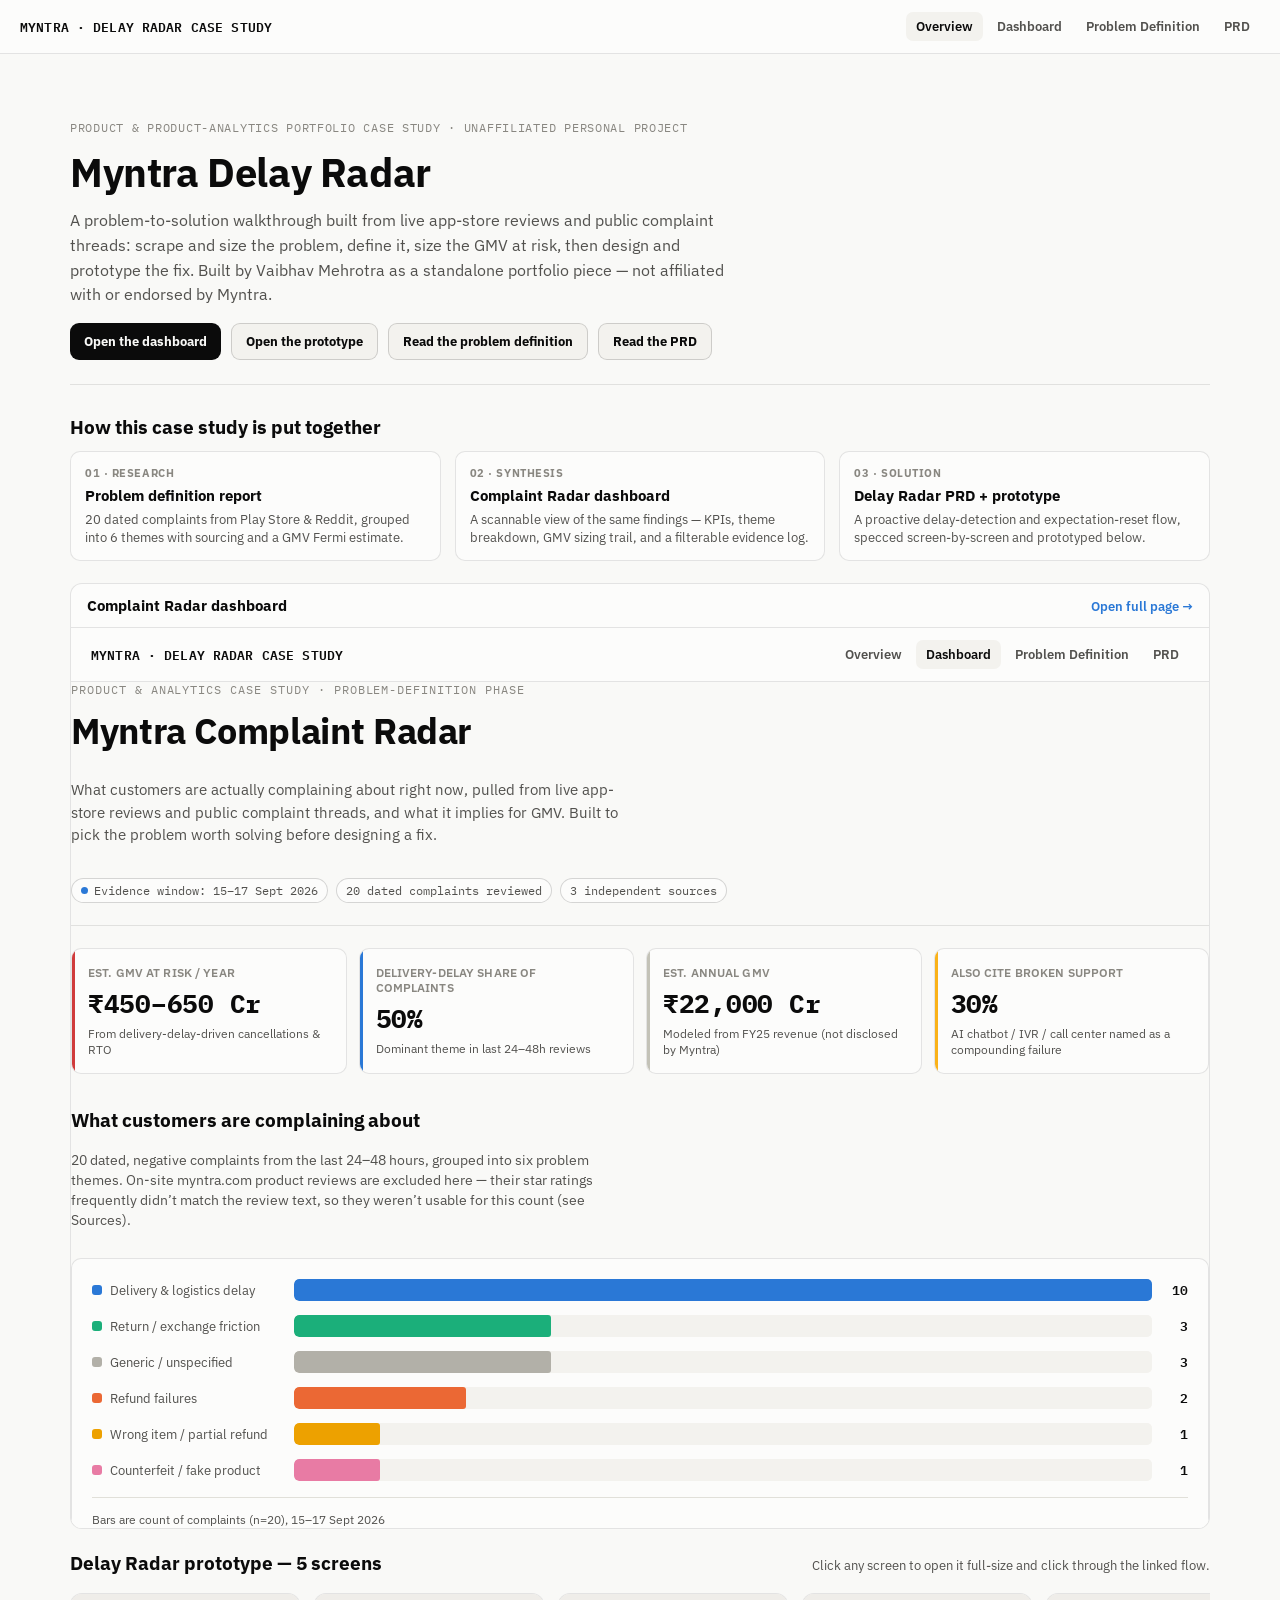
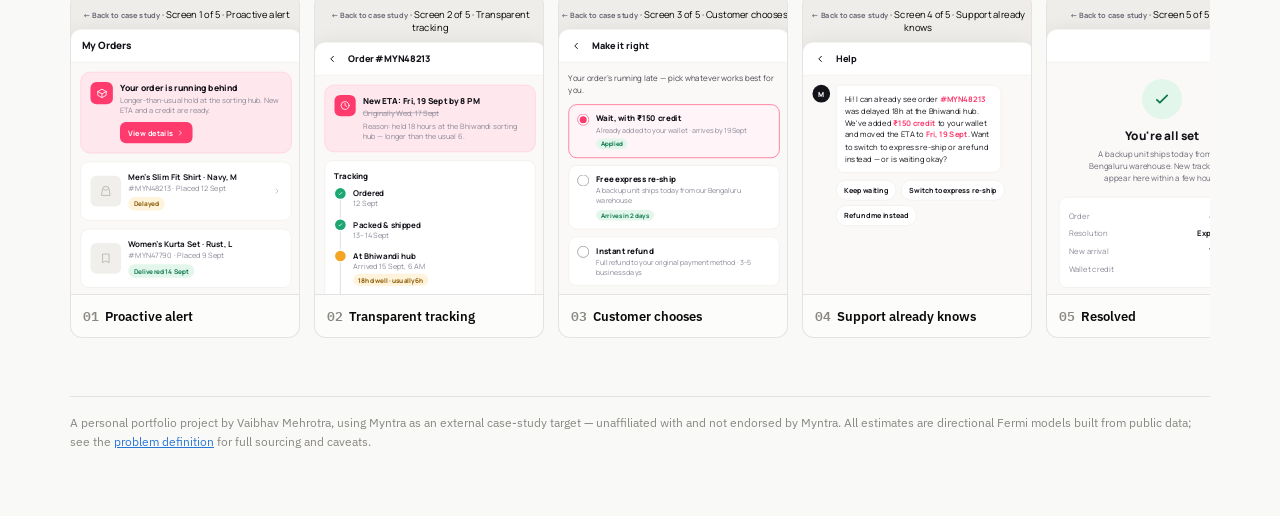
<file: index.html>
<!doctype html>
<html lang="en">
<head>
<meta charset="utf-8">
<meta name="viewport" content="width=device-width, initial-scale=1">
<title>Myntra Delay Radar · Portfolio Case Study</title>
<link rel="stylesheet" href="https://fonts.googleapis.com/css2?family=IBM+Plex+Sans:wght@400;500;600;700&family=IBM+Plex+Mono:wght@400;500;600;700&family=Manrope:wght@500;600;700;800&display=swap">
<link rel="stylesheet" href="assets/site.css">
<style>
  .hero{ padding-block: 34px 24px; border-bottom: 1px solid var(--border); margin-bottom: 30px; }
  .hero .doc-eyebrow{ font-family:"IBM Plex Mono",monospace; font-size:12px; letter-spacing:0.06em; text-transform:uppercase; color: var(--text-muted); }
  .hero h1{ font-size: clamp(28px,5vw,40px); margin: 10px 0 10px; letter-spacing:-0.01em; text-wrap:balance; }
  .hero p.dek{ color: var(--text-secondary); font-size: 15.5px; max-width: 66ch; line-height: 1.6; margin: 0 0 16px; }
  .hero .cta-row{ display:flex; gap: 10px; flex-wrap: wrap; }
  .cta{ display:inline-flex; align-items:center; gap:6px; font-size: 13px; font-weight: 700; padding: 9px 14px; border-radius: 9px; text-decoration: none; }
  .cta.primary{ background: var(--text-primary); color: var(--page-plane); }
  .cta.secondary{ background: var(--surface-2); color: var(--text-primary); border: 1px solid var(--border-strong); }
  .section-title{ display:flex; align-items:baseline; justify-content:space-between; gap: 10px; margin-bottom: 12px; flex-wrap: wrap; }
  .section-title h2{ font-size: 19px; margin: 0; }
  .section-title p{ margin:0; font-size: 13px; color: var(--text-secondary); }
  .proto-strip{ display: flex; gap: 14px; overflow-x: auto; padding: 6px 2px 18px; scroll-snap-type: x proximity; }
  .proto-card{ flex: none; width: 230px; scroll-snap-align: start; border: 1px solid var(--border); border-radius: 12px; overflow: hidden; background: var(--surface-1); text-decoration: none; color: inherit; display:flex; flex-direction:column; }
  .proto-card .frame-wrap{ height: 300px; overflow: hidden; position: relative; background: #EFEDE9; }
  .proto-card iframe{ width: 390px; height: 844px; border: 0; transform: scale(0.59); transform-origin: top left; pointer-events: none; }
  .proto-card .label{ padding: 10px 12px; font-size: 12.5px; font-weight: 600; border-top: 1px solid var(--border); }
  .proto-card .label .n{ font-family:"IBM Plex Mono",monospace; color: var(--text-muted); margin-right: 6px; }
  .proto-card:hover{ border-color: var(--border-strong); }
  .stack-row{ display:grid; grid-template-columns: repeat(3,1fr); gap: 14px; margin-bottom: 22px; }
  .stack-tile{ border:1px solid var(--border); border-radius: 10px; padding: 14px; background: var(--surface-1); text-decoration:none; color:inherit; display:flex; flex-direction:column; gap:6px; }
  .stack-tile .k{ font-size:11px; text-transform:uppercase; letter-spacing:0.05em; color: var(--text-muted); font-weight:700; }
  .stack-tile .t{ font-size: 14.5px; font-weight: 700; }
  .stack-tile .d{ font-size: 12.5px; color: var(--text-secondary); line-height:1.4; }
  @media (max-width: 640px){
    .stack-row{ grid-template-columns: 1fr; }
  }
</style>
</head>
<body>
<nav class="sitenav">
  <a class="brand" href="index.html">MYNTRA · DELAY RADAR CASE STUDY</a>
  <div class="links">
    <a href="index.html" class="current">Overview</a>
    <a href="dashboard.html">Dashboard</a>
    <a href="problem-definition.html">Problem Definition</a>
    <a href="prd.html">PRD</a>
  </div>
</nav>

<div class="wrap wide">
  <header class="hero">
    <span class="doc-eyebrow">Product &amp; product-analytics portfolio case study &middot; unaffiliated personal project</span>
    <h1>Myntra Delay Radar</h1>
    <p class="dek">A problem-to-solution walkthrough built from live app-store reviews and public complaint threads: scrape and size the problem, define it, size the GMV at risk, then design and prototype the fix. Built by Vaibhav Mehrotra as a standalone portfolio piece &mdash; not affiliated with or endorsed by Myntra.</p>
    <div class="cta-row">
      <a class="cta primary" href="dashboard.html">Open the dashboard</a>
      <a class="cta secondary" href="screens/screen-1-alert.html">Open the prototype</a>
      <a class="cta secondary" href="problem-definition.html">Read the problem definition</a>
      <a class="cta secondary" href="prd.html">Read the PRD</a>
    </div>
  </header>

  <section aria-label="Case study stages">
    <div class="section-title"><h2>How this case study is put together</h2></div>
    <div class="stack-row">
      <a class="stack-tile" href="problem-definition.html">
        <span class="k">01 &middot; Research</span>
        <span class="t">Problem definition report</span>
        <span class="d">20 dated complaints from Play Store &amp; Reddit, grouped into 6 themes with sourcing and a GMV Fermi estimate.</span>
      </a>
      <a class="stack-tile" href="dashboard.html">
        <span class="k">02 &middot; Synthesis</span>
        <span class="t">Complaint Radar dashboard</span>
        <span class="d">A scannable view of the same findings &mdash; KPIs, theme breakdown, GMV sizing trail, and a filterable evidence log.</span>
      </a>
      <a class="stack-tile" href="prd.html">
        <span class="k">03 &middot; Solution</span>
        <span class="t">Delay Radar PRD + prototype</span>
        <span class="d">A proactive delay-detection and expectation-reset flow, specced screen-by-screen and prototyped below.</span>
      </a>
    </div>
  </section>

  <section aria-label="Dashboard embed">
    <div class="embed-card">
      <div class="embed-head">
        <h3>Complaint Radar dashboard</h3>
        <a class="open-link" href="dashboard.html" target="_blank" rel="noopener">Open full page &rarr;</a>
      </div>
      <iframe src="dashboard.html" height="900" title="Myntra Complaint Radar dashboard"></iframe>
    </div>
  </section>

  <section aria-label="Prototype screens">
    <div class="section-title">
      <h2>Delay Radar prototype &mdash; 5 screens</h2>
      <p>Click any screen to open it full-size and click through the linked flow.</p>
    </div>
    <div class="proto-strip">
      <a class="proto-card" href="screens/screen-1-alert.html" target="_blank" rel="noopener">
        <div class="frame-wrap"><iframe src="screens/screen-1-alert.html" title="Screen 1 proactive alert"></iframe></div>
        <div class="label"><span class="n">01</span>Proactive alert</div>
      </a>
      <a class="proto-card" href="screens/screen-2-tracking.html" target="_blank" rel="noopener">
        <div class="frame-wrap"><iframe src="screens/screen-2-tracking.html" title="Screen 2 transparent tracking"></iframe></div>
        <div class="label"><span class="n">02</span>Transparent tracking</div>
      </a>
      <a class="proto-card" href="screens/screen-3-choice.html" target="_blank" rel="noopener">
        <div class="frame-wrap"><iframe src="screens/screen-3-choice.html" title="Screen 3 customer chooses"></iframe></div>
        <div class="label"><span class="n">03</span>Customer chooses</div>
      </a>
      <a class="proto-card" href="screens/screen-4-support.html" target="_blank" rel="noopener">
        <div class="frame-wrap"><iframe src="screens/screen-4-support.html" title="Screen 4 support already knows"></iframe></div>
        <div class="label"><span class="n">04</span>Support already knows</div>
      </a>
      <a class="proto-card" href="screens/screen-5-confirmation.html" target="_blank" rel="noopener">
        <div class="frame-wrap"><iframe src="screens/screen-5-confirmation.html" title="Screen 5 resolved"></iframe></div>
        <div class="label"><span class="n">05</span>Resolved</div>
      </a>
    </div>
  </section>

  <footer class="site-footer">
    A personal portfolio project by Vaibhav Mehrotra, using Myntra as an external case-study target &mdash; unaffiliated with and not endorsed by Myntra. All estimates are directional Fermi models built from public data; see the <a href="problem-definition.html">problem definition</a> for full sourcing and caveats.
  </footer>
</div>
</body>
</html>
</file>
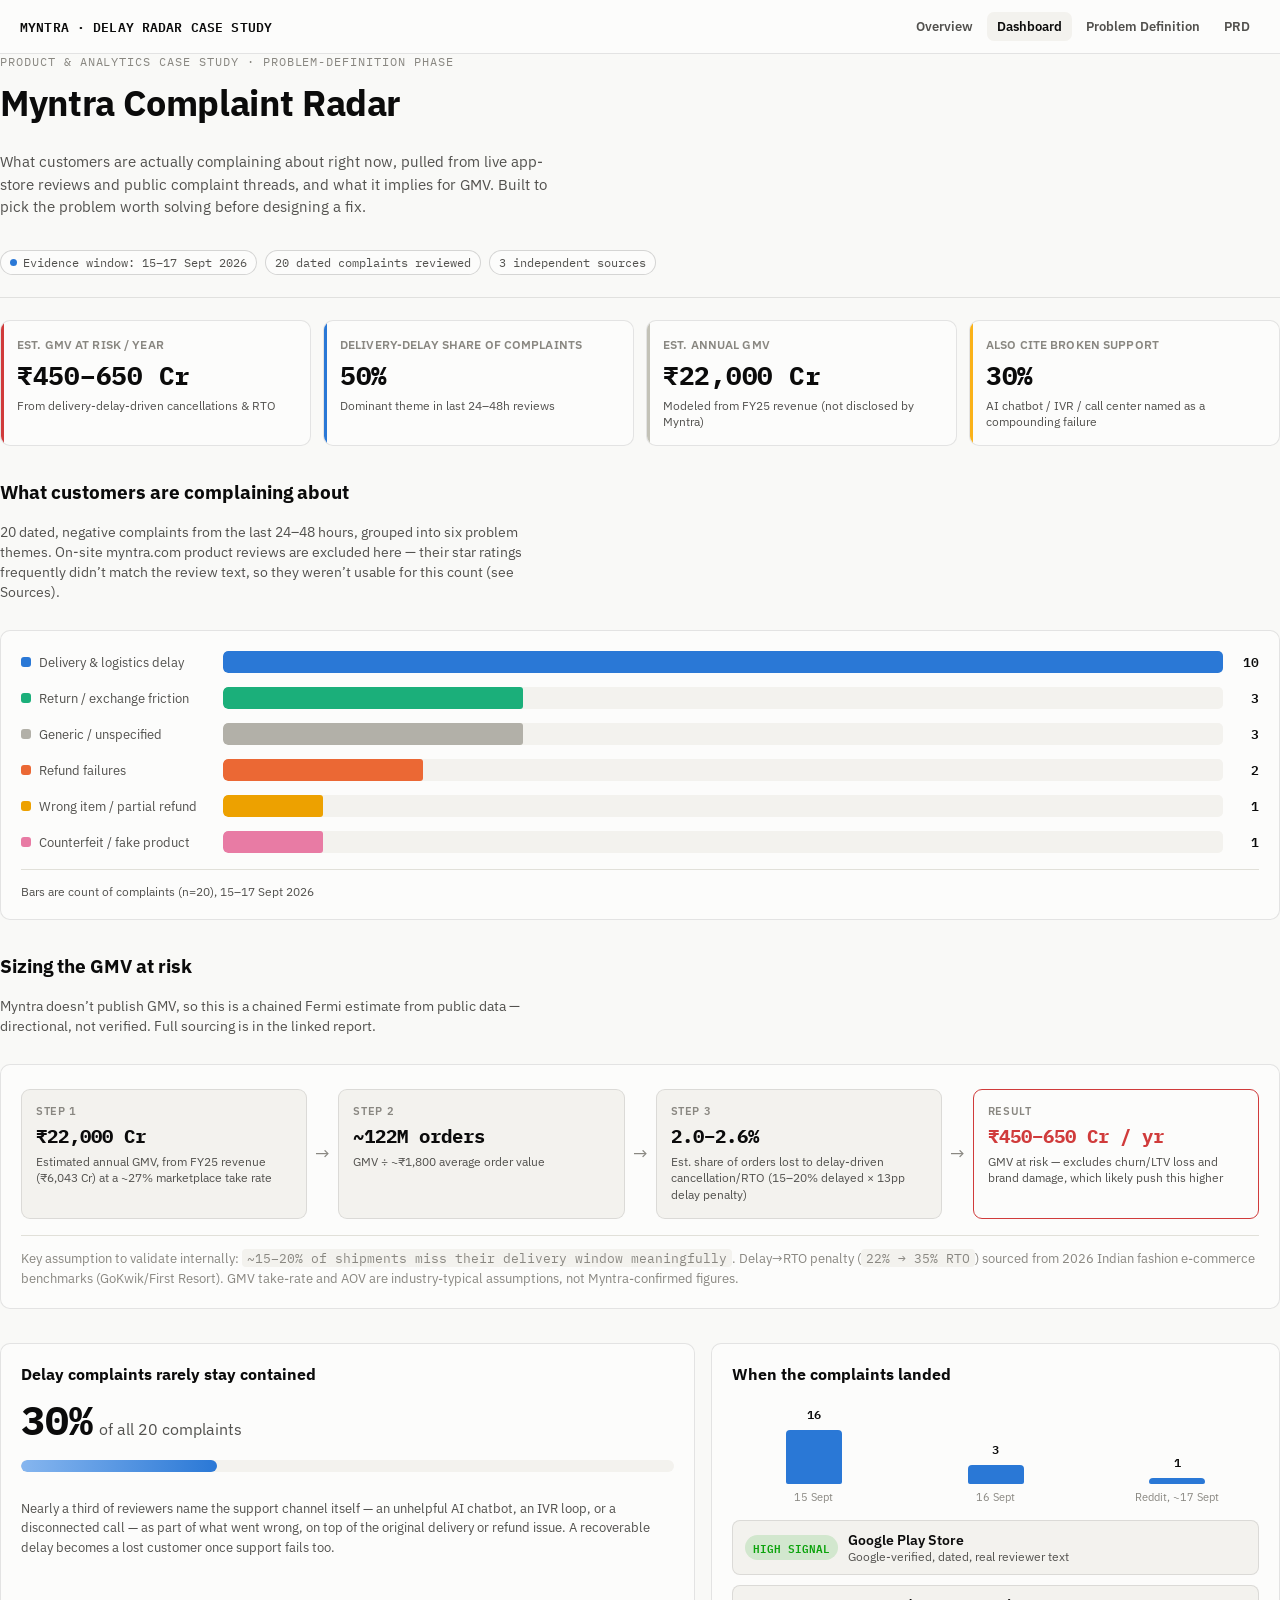
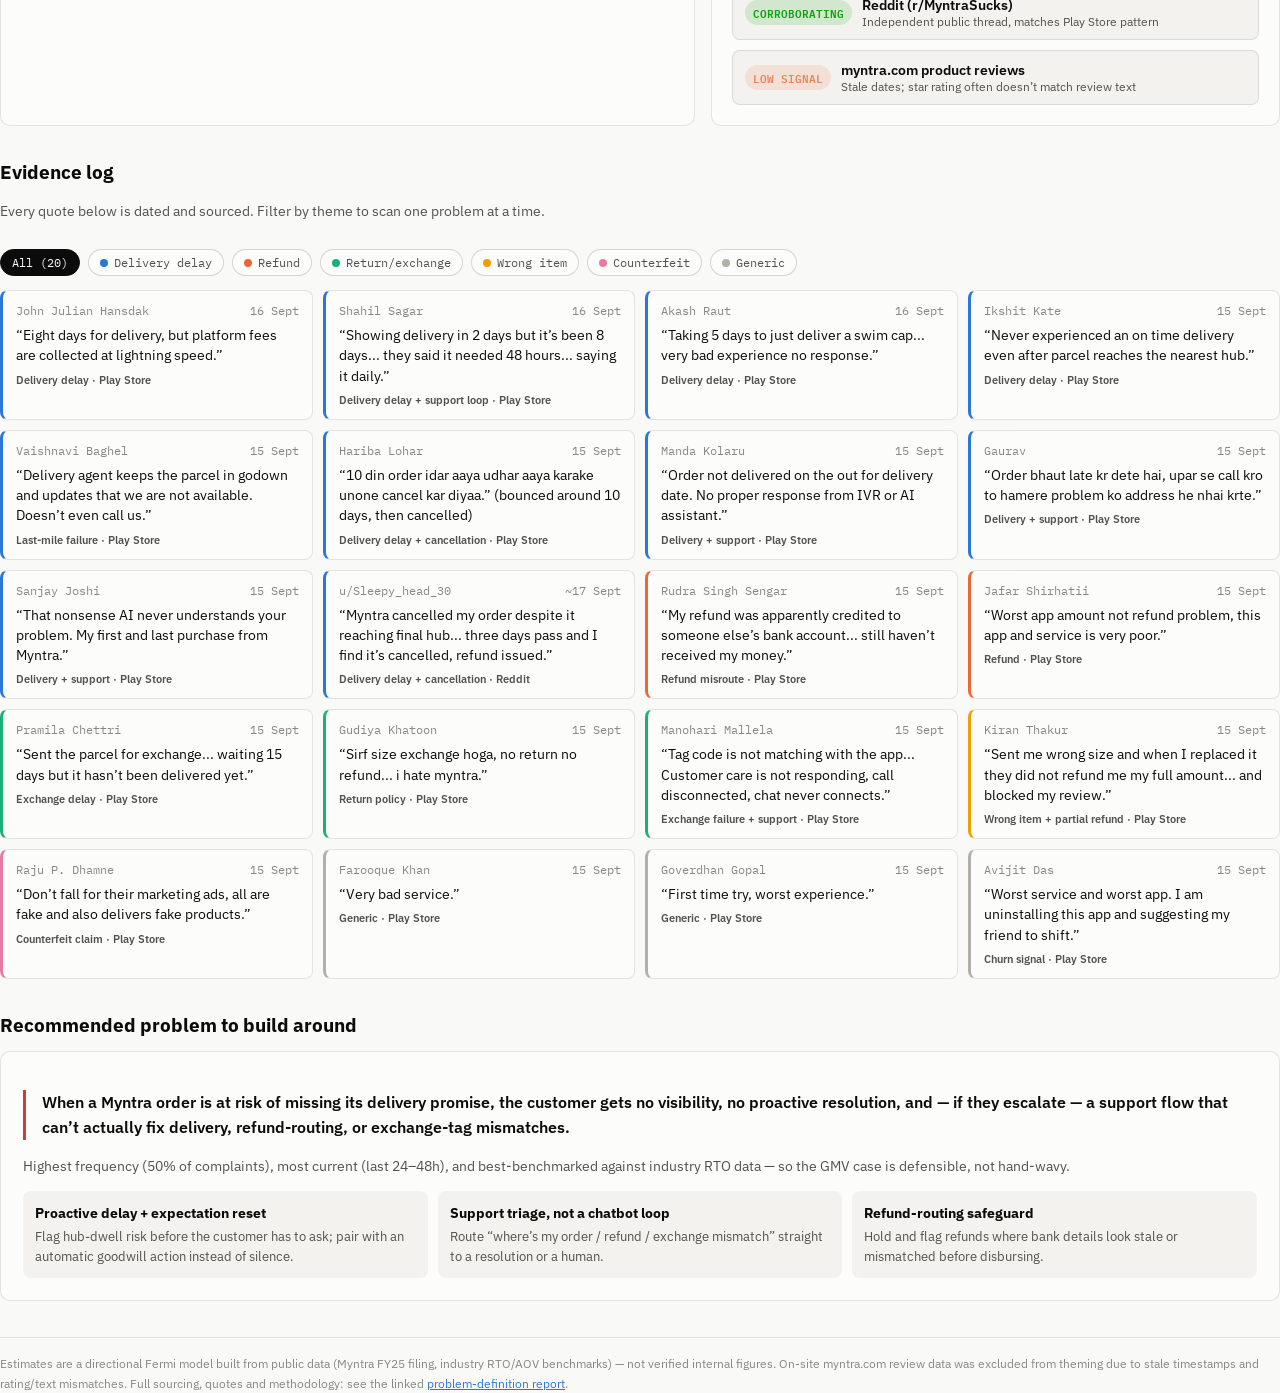
<file: dashboard.html>
<!doctype html>
<html lang="en">
<head>
<meta charset="utf-8">
<meta name="viewport" content="width=device-width, initial-scale=1">
<title>Myntra Complaint Radar · Myntra Case Study</title>
<link rel="stylesheet" href="assets/site.css">
<style>
  :root{
    color-scheme: light;
    --page-plane:      #f9f9f7;
    --surface-1:       #fcfcfb;
    --surface-2:       #f3f2ee;
    --text-primary:    #0b0b0b;
    --text-secondary:  #52514e;
    --text-muted:      #898781;
    --gridline:        #e1e0d9;
    --baseline:        #c3c2b7;
    --border:          rgba(11,11,11,0.10);
    --border-strong:   rgba(11,11,11,0.16);

    /* categorical slots, fixed order */
    --s1: #2a78d6; /* delivery delay */
    --s2: #eb6834; /* refund failures */
    --s3: #1baf7a; /* return/exchange friction */
    --s4: #eda100; /* wrong item / partial refund */
    --s5: #e87ba4; /* counterfeit claims */
    --s6: #008300; /* generic / unspecified (unused hue slot, kept for reference) */
    --neutral-generic: #b2b0a8; /* muted grey for the catch-all "generic" bucket */

    /* sequential blue ramp (ordinal use, light) */
    --seq-250: #86b6ef;
    --seq-350: #5598e7;
    --seq-450: #2a78d6;
    --seq-550: #1c5cab;

    --status-good:     #0ca30c;
    --status-warning:  #fab219;
    --status-serious:  #ec835a;
    --status-critical: #d03b3b;
  }
  @media (prefers-color-scheme: dark){
    :root:not([data-theme="light"]){
      color-scheme: dark;
      --page-plane:      #0d0d0d;
      --surface-1:       #1a1a19;
      --surface-2:       #232322;
      --text-primary:    #ffffff;
      --text-secondary:  #c3c2b7;
      --text-muted:      #898781;
      --gridline:        #2c2c2a;
      --baseline:        #383835;
      --border:          rgba(255,255,255,0.10);
      --border-strong:   rgba(255,255,255,0.18);

      --s1: #3987e5;
      --s2: #d95926;
      --s3: #199e70;
      --s4: #c98500;
      --s5: #d55181;
      --s6: #008300;
      --neutral-generic: #5b5a56;

      --seq-250: #184f95;
      --seq-350: #1c5cab;
      --seq-450: #2a78d6;
      --seq-550: #5598e7;

      --status-good:     #0ca30c;
      --status-warning:  #fab219;
      --status-serious:  #ec835a;
      --status-critical: #e66767;
    }
  }
  :root[data-theme="dark"]{
    color-scheme: dark;
    --page-plane:      #0d0d0d;
    --surface-1:       #1a1a19;
    --surface-2:       #232322;
    --text-primary:    #ffffff;
    --text-secondary:  #c3c2b7;
    --text-muted:      #898781;
    --gridline:        #2c2c2a;
    --baseline:        #383835;
    --border:          rgba(255,255,255,0.10);
    --border-strong:   rgba(255,255,255,0.18);

    --s1: #3987e5;
    --s2: #d95926;
    --s3: #199e70;
    --s4: #c98500;
    --s5: #d55181;
    --s6: #008300;
    --neutral-generic: #5b5a56;

    --seq-250: #184f95;
    --seq-350: #1c5cab;
    --seq-450: #2a78d6;
    --seq-550: #5598e7;

    --status-good:     #0ca30c;
    --status-warning:  #fab219;
    --status-serious:  #ec835a;
    --status-critical: #e66767;
  }

  *{ box-sizing:border-box; }
  body{
    background:var(--page-plane);
    color:var(--text-primary);
    font-family:"IBM Plex Sans", system-ui, -apple-system, "Segoe UI", sans-serif;
    padding-inline:20px;
    padding-block:28px 48px;
    max-width:1180px;
    margin-inline:auto;
  }
  .mono{ font-family:"IBM Plex Mono", ui-monospace, SFMono-Regular, monospace; }
  h1,h2,h3{ text-wrap:balance; margin:0; }
  a{ color:var(--s1); }

  /* ---------- header ---------- */
  header{
    display:flex; flex-direction:column; gap:10px;
    padding-block-end:22px; margin-block-end:22px;
    border-bottom:1px solid var(--border);
  }
  .eyebrow{
    font-family:"IBM Plex Mono", monospace;
    font-size:12px; letter-spacing:0.08em; text-transform:uppercase;
    color:var(--text-muted);
  }
  h1{ font-size:clamp(26px,4vw,36px); font-weight:700; letter-spacing:-0.01em; }
  .dek{ color:var(--text-secondary); font-size:15px; max-width:64ch; line-height:1.5; }
  .prov-row{ display:flex; flex-wrap:wrap; gap:8px; margin-block-start:6px; }
  .badge{
    display:inline-flex; align-items:center; gap:6px;
    font-size:12px; font-family:"IBM Plex Mono", monospace;
    padding:4px 9px; border-radius:99px;
    border:1px solid var(--border-strong); color:var(--text-secondary);
    background:var(--surface-1);
  }
  .dot{ width:7px; height:7px; border-radius:50%; flex:none; }

  /* ---------- section shell ---------- */
  section{ margin-block-end:34px; }
  .section-head{ display:flex; flex-direction:column; gap:4px; margin-block-end:14px; }
  .section-head h2{ font-size:19px; font-weight:700; }
  .section-head p{ color:var(--text-secondary); font-size:13.5px; max-width:70ch; line-height:1.5; }

  /* ---------- KPI row ---------- */
  .kpi-row{
    display:grid; grid-template-columns:repeat(4,1fr); gap:12px;
  }
  .kpi{
    background:var(--surface-1); border:1px solid var(--border);
    border-radius:10px; padding:16px 16px 14px;
    display:flex; flex-direction:column; gap:6px;
    position:relative; overflow:hidden;
  }
  .kpi::before{
    content:""; position:absolute; inset:0 auto 0 0; width:3px;
    background:var(--kpi-accent, var(--baseline));
  }
  .kpi .label{ font-size:12px; color:var(--text-muted); font-weight:600; letter-spacing:0.01em; }
  .kpi .value{ font-size:26px; font-weight:700; font-family:"IBM Plex Mono", monospace; letter-spacing:-0.01em; }
  .kpi .sub{ font-size:12px; color:var(--text-secondary); line-height:1.4; }
  .kpi.risk{ --kpi-accent:var(--status-critical); }
  .kpi.delivery{ --kpi-accent:var(--s1); }
  .kpi.gmv{ --kpi-accent:var(--baseline); }
  .kpi.support{ --kpi-accent:var(--status-warning); }

  /* ---------- theme bar chart ---------- */
  .chart-card{
    background:var(--surface-1); border:1px solid var(--border);
    border-radius:10px; padding:20px;
  }
  .bar-row{ display:flex; align-items:center; gap:12px; margin-block-end:14px; }
  .bar-row:last-child{ margin-block-end:0; }
  .bar-label{
    width:190px; flex:none; font-size:13px; color:var(--text-secondary);
    display:flex; align-items:center; gap:8px;
  }
  .bar-track{
    flex:1; height:22px; background:var(--surface-2); border-radius:5px;
    position:relative; overflow:hidden;
  }
  .bar-fill{
    height:100%; border-radius:5px 3px 3px 5px; min-width:6px;
  }
  .bar-value{
    width:24px; flex:none; text-align:right;
    font-family:"IBM Plex Mono", monospace; font-size:13px; font-weight:600;
    color:var(--text-primary); font-variant-numeric:tabular-nums;
  }
  .legend{ display:flex; flex-wrap:wrap; gap:14px; margin-block-start:16px; padding-block-start:14px; border-top:1px solid var(--gridline); }
  .legend-item{ display:flex; align-items:center; gap:6px; font-size:12px; color:var(--text-secondary); }
  .legend-swatch{ width:10px; height:10px; border-radius:3px; flex:none; }

  /* ---------- two-col layout ---------- */
  .two-col{ display:grid; grid-template-columns:1.1fr 0.9fr; gap:16px; align-items:stretch; }

  /* ---------- meter ---------- */
  .meter-wrap{ display:flex; flex-direction:column; gap:14px; height:100%; }
  .meter-figure{ display:flex; align-items:baseline; gap:6px; }
  .meter-figure .num{ font-family:"IBM Plex Mono",monospace; font-size:40px; font-weight:700; }
  .meter-figure .unit{ font-size:16px; color:var(--text-secondary); }
  .meter-track{ height:12px; background:var(--surface-2); border-radius:99px; overflow:hidden; }
  .meter-fill{ height:100%; background:linear-gradient(90deg,var(--seq-250),var(--seq-450)); border-radius:99px; }
  .meter-note{ font-size:13px; color:var(--text-secondary); line-height:1.5; }

  /* ---------- fermi trail ---------- */
  .trail{ display:flex; align-items:stretch; gap:8px; overflow-x:auto; padding-block:4px 2px; }
  .trail-step{
    flex:1 1 190px; min-width:170px; background:var(--surface-2);
    border:1px solid var(--border); border-radius:9px; padding:14px;
    display:flex; flex-direction:column; gap:6px;
  }
  .trail-step .k{ font-size:11px; text-transform:uppercase; letter-spacing:0.06em; color:var(--text-muted); font-weight:600; }
  .trail-step .v{ font-family:"IBM Plex Mono",monospace; font-size:19px; font-weight:700; }
  .trail-step .d{ font-size:12px; color:var(--text-secondary); line-height:1.4; }
  .trail-step.final{ background:var(--surface-1); border-color:var(--status-critical); }
  .trail-step.final .v{ color:var(--status-critical); }
  .trail-arrow{ align-self:center; color:var(--text-muted); font-size:18px; flex:none; }
  .assumptions{
    margin-block-start:14px; font-size:12.5px; color:var(--text-muted); line-height:1.6;
    border-top:1px solid var(--gridline); padding-block-start:12px;
  }
  .assumptions code{ font-family:"IBM Plex Mono",monospace; background:var(--surface-2); padding:1px 5px; border-radius:4px; }

  /* ---------- timeline + sources ---------- */
  .mini-bars{ display:flex; align-items:flex-end; gap:18px; height:110px; padding-block-start:10px; }
  .mini-bar-col{ display:flex; flex-direction:column; align-items:center; gap:6px; flex:1; height:100%; justify-content:flex-end; }
  .mini-bar{ width:100%; max-width:56px; border-radius:4px 4px 2px 2px; background:var(--seq-450); }
  .mini-bar-val{ font-family:"IBM Plex Mono",monospace; font-size:12px; font-weight:600; }
  .mini-bar-date{ font-size:11px; color:var(--text-muted); }

  .source-grid{ display:flex; flex-direction:column; gap:10px; }
  .source-card{
    display:flex; align-items:center; gap:10px;
    border:1px solid var(--border); border-radius:8px; padding:10px 12px;
    background:var(--surface-2);
  }
  .status-pill{
    flex:none; display:inline-flex; align-items:center; gap:5px;
    font-size:11px; font-weight:600; padding:3px 8px; border-radius:99px;
    font-family:"IBM Plex Mono",monospace;
  }
  .status-pill.good{ color:var(--status-good); background:color-mix(in srgb, var(--status-good) 14%, transparent); }
  .status-pill.serious{ color:var(--status-serious); background:color-mix(in srgb, var(--status-serious) 16%, transparent); }
  .source-card .name{ font-weight:600; font-size:13.5px; }
  .source-card .desc{ font-size:12px; color:var(--text-secondary); }

  /* ---------- evidence log ---------- */
  .filter-row{ display:flex; flex-wrap:wrap; gap:8px; margin-block-end:14px; }
  .chip{
    font-size:12px; font-family:"IBM Plex Mono",monospace; padding:5px 11px;
    border-radius:99px; border:1px solid var(--border-strong); background:var(--surface-1);
    color:var(--text-secondary); cursor:pointer; display:inline-flex; align-items:center; gap:6px;
    user-select:none;
  }
  .chip[aria-pressed="true"]{ background:var(--text-primary); color:var(--page-plane); border-color:var(--text-primary); }
  .chip .dot{ width:8px; height:8px; border-radius:50%; }
  .chip[aria-pressed="true"] .dot{ outline:1px solid var(--page-plane); }

  .evidence-grid{ display:grid; grid-template-columns:repeat(auto-fill,minmax(280px,1fr)); gap:10px; }
  .quote-card{
    border:1px solid var(--border); border-left:3px solid var(--qc-accent,var(--baseline));
    border-radius:8px; padding:12px 13px; background:var(--surface-1);
    display:flex; flex-direction:column; gap:7px;
  }
  .quote-card .meta{ display:flex; justify-content:space-between; gap:8px; font-size:11.5px; color:var(--text-muted); font-family:"IBM Plex Mono",monospace; }
  .quote-card p{ font-size:13.5px; line-height:1.5; color:var(--text-primary); margin:0; }
  .quote-card .theme-tag{ font-size:11px; color:var(--text-secondary); font-weight:600; }

  /* ---------- recommendation ---------- */
  .reco-card{
    background:var(--surface-1); border:1px solid var(--border); border-radius:10px; padding:22px;
  }
  .reco-quote{
    font-size:16px; line-height:1.55; font-weight:600; padding-inline-start:16px;
    border-left:3px solid var(--status-critical); margin-block-end:16px;
  }
  .reco-grid{ display:grid; grid-template-columns:repeat(3,1fr); gap:10px; margin-block-start:14px; }
  .reco-tile{ background:var(--surface-2); border-radius:8px; padding:12px; font-size:13px; color:var(--text-secondary); line-height:1.5; }
  .reco-tile b{ display:block; color:var(--text-primary); font-size:13.5px; margin-block-end:4px; }

  footer{
    margin-block-start:36px; padding-block-start:16px; border-top:1px solid var(--border);
    font-size:12px; color:var(--text-muted); line-height:1.6;
  }

  @media (max-width:760px){
    .kpi-row{ grid-template-columns:repeat(2,1fr); }
    .two-col{ grid-template-columns:1fr; }
    .reco-grid{ grid-template-columns:1fr; }
    .bar-label{ width:120px; font-size:12px; }
  }
</style>
<style>
  body{ padding-inline:0; padding-block:0; max-width:none; margin-inline:0; }
  .sitenav + *{ padding-top:0; }
</style>
</head>
<body>
<nav class="sitenav">
  <a class="brand" href="index.html">MYNTRA · DELAY RADAR CASE STUDY</a>
  <div class="links">
    <a href="index.html">Overview</a>
    <a href="dashboard.html" class="current">Dashboard</a>
    <a href="problem-definition.html">Problem Definition</a>
    <a href="prd.html">PRD</a>
  </div>
</nav>



<link rel="stylesheet" href="https://fonts.googleapis.com/css2?family=IBM+Plex+Sans:wght@400;500;600;700&family=IBM+Plex+Mono:wght@400;500;600;700&display=swap">

<header>
  <span class="eyebrow">Product &amp; analytics case study &middot; problem-definition phase</span>
  <h1>Myntra Complaint Radar</h1>
  <p class="dek">What customers are actually complaining about right now, pulled from live app-store reviews and public complaint threads, and what it implies for GMV. Built to pick the problem worth solving before designing a fix.</p>
  <div class="prov-row">
    <span class="badge"><span class="dot" style="background:var(--s1)"></span>Evidence window: 15&ndash;17 Sept 2026</span>
    <span class="badge">20 dated complaints reviewed</span>
    <span class="badge">3 independent sources</span>
  </div>
</header>

<section aria-label="Headline metrics">
  <div class="kpi-row">
    <div class="kpi risk">
      <span class="label">EST. GMV AT RISK / YEAR</span>
      <span class="value">₹450&ndash;650 Cr</span>
      <span class="sub">From delivery-delay-driven cancellations &amp; RTO</span>
    </div>
    <div class="kpi delivery">
      <span class="label">DELIVERY-DELAY SHARE OF COMPLAINTS</span>
      <span class="value">50%</span>
      <span class="sub">Dominant theme in last 24&ndash;48h reviews</span>
    </div>
    <div class="kpi gmv">
      <span class="label">EST. ANNUAL GMV</span>
      <span class="value">₹22,000 Cr</span>
      <span class="sub">Modeled from FY25 revenue (not disclosed by Myntra)</span>
    </div>
    <div class="kpi support">
      <span class="label">ALSO CITE BROKEN SUPPORT</span>
      <span class="value">30%</span>
      <span class="sub">AI chatbot / IVR / call center named as a compounding failure</span>
    </div>
  </div>
</section>

<section aria-label="Problem themes">
  <div class="section-head">
    <h2>What customers are complaining about</h2>
    <p>20 dated, negative complaints from the last 24&ndash;48 hours, grouped into six problem themes. On-site myntra.com product reviews are excluded here &mdash; their star ratings frequently didn&rsquo;t match the review text, so they weren&rsquo;t usable for this count (see Sources).</p>
  </div>
  <div class="chart-card">
    <div class="bar-row">
      <span class="bar-label"><span class="legend-swatch" style="background:var(--s1)"></span>Delivery &amp; logistics delay</span>
      <div class="bar-track"><div class="bar-fill" style="width:100%;background:var(--s1)"></div></div>
      <span class="bar-value">10</span>
    </div>
    <div class="bar-row">
      <span class="bar-label"><span class="legend-swatch" style="background:var(--s3)"></span>Return / exchange friction</span>
      <div class="bar-track"><div class="bar-fill" style="width:30%;background:var(--s3)"></div></div>
      <span class="bar-value">3</span>
    </div>
    <div class="bar-row">
      <span class="bar-label"><span class="legend-swatch" style="background:var(--neutral-generic)"></span>Generic / unspecified</span>
      <div class="bar-track"><div class="bar-fill" style="width:30%;background:var(--neutral-generic)"></div></div>
      <span class="bar-value">3</span>
    </div>
    <div class="bar-row">
      <span class="bar-label"><span class="legend-swatch" style="background:var(--s2)"></span>Refund failures</span>
      <div class="bar-track"><div class="bar-fill" style="width:20%;background:var(--s2)"></div></div>
      <span class="bar-value">2</span>
    </div>
    <div class="bar-row">
      <span class="bar-label"><span class="legend-swatch" style="background:var(--s4)"></span>Wrong item / partial refund</span>
      <div class="bar-track"><div class="bar-fill" style="width:10%;background:var(--s4)"></div></div>
      <span class="bar-value">1</span>
    </div>
    <div class="bar-row">
      <span class="bar-label"><span class="legend-swatch" style="background:var(--s5)"></span>Counterfeit / fake product</span>
      <div class="bar-track"><div class="bar-fill" style="width:10%;background:var(--s5)"></div></div>
      <span class="bar-value">1</span>
    </div>
    <div class="legend">
      <span class="legend-item">Bars are count of complaints (n=20), 15&ndash;17 Sept 2026</span>
    </div>
  </div>
</section>

<section aria-label="GMV sizing">
  <div class="section-head">
    <h2>Sizing the GMV at risk</h2>
    <p>Myntra doesn&rsquo;t publish GMV, so this is a chained Fermi estimate from public data &mdash; directional, not verified. Full sourcing is in the linked report.</p>
  </div>
  <div class="chart-card">
    <div class="trail">
      <div class="trail-step">
        <span class="k">Step 1</span>
        <span class="v">₹22,000 Cr</span>
        <span class="d">Estimated annual GMV, from FY25 revenue (₹6,043 Cr) at a ~27% marketplace take rate</span>
      </div>
      <span class="trail-arrow">&rarr;</span>
      <div class="trail-step">
        <span class="k">Step 2</span>
        <span class="v">~122M orders</span>
        <span class="d">GMV &divide; ~₹1,800 average order value</span>
      </div>
      <span class="trail-arrow">&rarr;</span>
      <div class="trail-step">
        <span class="k">Step 3</span>
        <span class="v">2.0&ndash;2.6%</span>
        <span class="d">Est. share of orders lost to delay-driven cancellation/RTO (15&ndash;20% delayed &times; 13pp delay penalty)</span>
      </div>
      <span class="trail-arrow">&rarr;</span>
      <div class="trail-step final">
        <span class="k">Result</span>
        <span class="v">₹450&ndash;650 Cr / yr</span>
        <span class="d">GMV at risk &mdash; excludes churn/LTV loss and brand damage, which likely push this higher</span>
      </div>
    </div>
    <div class="assumptions">
      Key assumption to validate internally: <code>~15&ndash;20% of shipments miss their delivery window meaningfully</code>. Delay&rarr;RTO penalty (<code>22% &rarr; 35% RTO</code>) sourced from 2026 Indian fashion e-commerce benchmarks (GoKwik/First Resort). GMV take-rate and AOV are industry-typical assumptions, not Myntra-confirmed figures.
    </div>
  </div>
</section>

<section aria-label="Support overlap and timing">
  <div class="two-col">
    <div class="chart-card">
      <div class="section-head" style="margin-block-end:10px;">
        <h2 style="font-size:16px;">Delay complaints rarely stay contained</h2>
      </div>
      <div class="meter-wrap">
        <div class="meter-figure"><span class="num">30%</span><span class="unit">of all 20 complaints</span></div>
        <div class="meter-track"><div class="meter-fill" style="width:30%"></div></div>
        <p class="meter-note">Nearly a third of reviewers name the support channel itself &mdash; an unhelpful AI chatbot, an IVR loop, or a disconnected call &mdash; as part of what went wrong, on top of the original delivery or refund issue. A recoverable delay becomes a lost customer once support fails too.</p>
      </div>
    </div>
    <div class="chart-card">
      <div class="section-head" style="margin-block-end:10px;">
        <h2 style="font-size:16px;">When the complaints landed</h2>
      </div>
      <div class="mini-bars">
        <div class="mini-bar-col">
          <span class="mini-bar-val">16</span>
          <div class="mini-bar" style="height:100%;"></div>
          <span class="mini-bar-date">15 Sept</span>
        </div>
        <div class="mini-bar-col">
          <span class="mini-bar-val">3</span>
          <div class="mini-bar" style="height:19%;"></div>
          <span class="mini-bar-date">16 Sept</span>
        </div>
        <div class="mini-bar-col">
          <span class="mini-bar-val">1</span>
          <div class="mini-bar" style="height:6%;background:var(--seq-450);"></div>
          <span class="mini-bar-date">Reddit, ~17 Sept</span>
        </div>
      </div>
      <div class="source-grid" style="margin-block-start:16px;">
        <div class="source-card">
          <span class="status-pill good">HIGH SIGNAL</span>
          <div><div class="name">Google Play Store</div><div class="desc">Google-verified, dated, real reviewer text</div></div>
        </div>
        <div class="source-card">
          <span class="status-pill good">CORROBORATING</span>
          <div><div class="name">Reddit (r/MyntraSucks)</div><div class="desc">Independent public thread, matches Play Store pattern</div></div>
        </div>
        <div class="source-card">
          <span class="status-pill serious">LOW SIGNAL</span>
          <div><div class="name">myntra.com product reviews</div><div class="desc">Stale dates; star rating often doesn&rsquo;t match review text</div></div>
        </div>
      </div>
    </div>
  </div>
</section>

<section aria-label="Evidence log">
  <div class="section-head">
    <h2>Evidence log</h2>
    <p>Every quote below is dated and sourced. Filter by theme to scan one problem at a time.</p>
  </div>
  <div class="filter-row" id="filterRow">
    <button class="chip" aria-pressed="true" data-filter="all">All (20)</button>
    <button class="chip" aria-pressed="false" data-filter="delivery"><span class="dot" style="background:var(--s1)"></span>Delivery delay</button>
    <button class="chip" aria-pressed="false" data-filter="refund"><span class="dot" style="background:var(--s2)"></span>Refund</button>
    <button class="chip" aria-pressed="false" data-filter="exchange"><span class="dot" style="background:var(--s3)"></span>Return/exchange</button>
    <button class="chip" aria-pressed="false" data-filter="wrongitem"><span class="dot" style="background:var(--s4)"></span>Wrong item</button>
    <button class="chip" aria-pressed="false" data-filter="counterfeit"><span class="dot" style="background:var(--s5)"></span>Counterfeit</button>
    <button class="chip" aria-pressed="false" data-filter="generic"><span class="dot" style="background:var(--neutral-generic)"></span>Generic</button>
  </div>
  <div class="evidence-grid" id="evidenceGrid">

    <div class="quote-card" data-theme="delivery" style="--qc-accent:var(--s1)">
      <div class="meta"><span>John Julian Hansdak</span><span>16 Sept</span></div>
      <p>&ldquo;Eight days for delivery, but platform fees are collected at lightning speed.&rdquo;</p>
      <span class="theme-tag">Delivery delay &middot; Play Store</span>
    </div>
    <div class="quote-card" data-theme="delivery" style="--qc-accent:var(--s1)">
      <div class="meta"><span>Shahil Sagar</span><span>16 Sept</span></div>
      <p>&ldquo;Showing delivery in 2 days but it&rsquo;s been 8 days... they said it needed 48 hours... saying it daily.&rdquo;</p>
      <span class="theme-tag">Delivery delay + support loop &middot; Play Store</span>
    </div>
    <div class="quote-card" data-theme="delivery" style="--qc-accent:var(--s1)">
      <div class="meta"><span>Akash Raut</span><span>16 Sept</span></div>
      <p>&ldquo;Taking 5 days to just deliver a swim cap... very bad experience no response.&rdquo;</p>
      <span class="theme-tag">Delivery delay &middot; Play Store</span>
    </div>
    <div class="quote-card" data-theme="delivery" style="--qc-accent:var(--s1)">
      <div class="meta"><span>Ikshit Kate</span><span>15 Sept</span></div>
      <p>&ldquo;Never experienced an on time delivery even after parcel reaches the nearest hub.&rdquo;</p>
      <span class="theme-tag">Delivery delay &middot; Play Store</span>
    </div>
    <div class="quote-card" data-theme="delivery" style="--qc-accent:var(--s1)">
      <div class="meta"><span>Vaishnavi Baghel</span><span>15 Sept</span></div>
      <p>&ldquo;Delivery agent keeps the parcel in godown and updates that we are not available. Doesn&rsquo;t even call us.&rdquo;</p>
      <span class="theme-tag">Last-mile failure &middot; Play Store</span>
    </div>
    <div class="quote-card" data-theme="delivery" style="--qc-accent:var(--s1)">
      <div class="meta"><span>Hariba Lohar</span><span>15 Sept</span></div>
      <p>&ldquo;10 din order idar aaya udhar aaya karake unone cancel kar diyaa.&rdquo; (bounced around 10 days, then cancelled)</p>
      <span class="theme-tag">Delivery delay + cancellation &middot; Play Store</span>
    </div>
    <div class="quote-card" data-theme="delivery" style="--qc-accent:var(--s1)">
      <div class="meta"><span>Manda Kolaru</span><span>15 Sept</span></div>
      <p>&ldquo;Order not delivered on the out for delivery date. No proper response from IVR or AI assistant.&rdquo;</p>
      <span class="theme-tag">Delivery + support &middot; Play Store</span>
    </div>
    <div class="quote-card" data-theme="delivery" style="--qc-accent:var(--s1)">
      <div class="meta"><span>Gaurav</span><span>15 Sept</span></div>
      <p>&ldquo;Order bhaut late kr dete hai, upar se call kro to hamere problem ko address he nhai krte.&rdquo;</p>
      <span class="theme-tag">Delivery + support &middot; Play Store</span>
    </div>
    <div class="quote-card" data-theme="delivery" style="--qc-accent:var(--s1)">
      <div class="meta"><span>Sanjay Joshi</span><span>15 Sept</span></div>
      <p>&ldquo;That nonsense AI never understands your problem. My first and last purchase from Myntra.&rdquo;</p>
      <span class="theme-tag">Delivery + support &middot; Play Store</span>
    </div>
    <div class="quote-card" data-theme="delivery" style="--qc-accent:var(--s1)">
      <div class="meta"><span>u/Sleepy_head_30</span><span>~17 Sept</span></div>
      <p>&ldquo;Myntra cancelled my order despite it reaching final hub... three days pass and I find it&rsquo;s cancelled, refund issued.&rdquo;</p>
      <span class="theme-tag">Delivery delay + cancellation &middot; Reddit</span>
    </div>

    <div class="quote-card" data-theme="refund" style="--qc-accent:var(--s2)">
      <div class="meta"><span>Rudra Singh Sengar</span><span>15 Sept</span></div>
      <p>&ldquo;My refund was apparently credited to someone else&rsquo;s bank account... still haven&rsquo;t received my money.&rdquo;</p>
      <span class="theme-tag">Refund misroute &middot; Play Store</span>
    </div>
    <div class="quote-card" data-theme="refund" style="--qc-accent:var(--s2)">
      <div class="meta"><span>Jafar Shirhatii</span><span>15 Sept</span></div>
      <p>&ldquo;Worst app amount not refund problem, this app and service is very poor.&rdquo;</p>
      <span class="theme-tag">Refund &middot; Play Store</span>
    </div>

    <div class="quote-card" data-theme="exchange" style="--qc-accent:var(--s3)">
      <div class="meta"><span>Pramila Chettri</span><span>15 Sept</span></div>
      <p>&ldquo;Sent the parcel for exchange... waiting 15 days but it hasn&rsquo;t been delivered yet.&rdquo;</p>
      <span class="theme-tag">Exchange delay &middot; Play Store</span>
    </div>
    <div class="quote-card" data-theme="exchange" style="--qc-accent:var(--s3)">
      <div class="meta"><span>Gudiya Khatoon</span><span>15 Sept</span></div>
      <p>&ldquo;Sirf size exchange hoga, no return no refund... i hate myntra.&rdquo;</p>
      <span class="theme-tag">Return policy &middot; Play Store</span>
    </div>
    <div class="quote-card" data-theme="exchange" style="--qc-accent:var(--s3)">
      <div class="meta"><span>Manohari Mallela</span><span>15 Sept</span></div>
      <p>&ldquo;Tag code is not matching with the app... Customer care is not responding, call disconnected, chat never connects.&rdquo;</p>
      <span class="theme-tag">Exchange failure + support &middot; Play Store</span>
    </div>

    <div class="quote-card" data-theme="wrongitem" style="--qc-accent:var(--s4)">
      <div class="meta"><span>Kiran Thakur</span><span>15 Sept</span></div>
      <p>&ldquo;Sent me wrong size and when I replaced it they did not refund me my full amount... and blocked my review.&rdquo;</p>
      <span class="theme-tag">Wrong item + partial refund &middot; Play Store</span>
    </div>

    <div class="quote-card" data-theme="counterfeit" style="--qc-accent:var(--s5)">
      <div class="meta"><span>Raju P. Dhamne</span><span>15 Sept</span></div>
      <p>&ldquo;Don&rsquo;t fall for their marketing ads, all are fake and also delivers fake products.&rdquo;</p>
      <span class="theme-tag">Counterfeit claim &middot; Play Store</span>
    </div>

    <div class="quote-card" data-theme="generic" style="--qc-accent:var(--neutral-generic)">
      <div class="meta"><span>Farooque Khan</span><span>15 Sept</span></div>
      <p>&ldquo;Very bad service.&rdquo;</p>
      <span class="theme-tag">Generic &middot; Play Store</span>
    </div>
    <div class="quote-card" data-theme="generic" style="--qc-accent:var(--neutral-generic)">
      <div class="meta"><span>Goverdhan Gopal</span><span>15 Sept</span></div>
      <p>&ldquo;First time try, worst experience.&rdquo;</p>
      <span class="theme-tag">Generic &middot; Play Store</span>
    </div>
    <div class="quote-card" data-theme="generic" style="--qc-accent:var(--neutral-generic)">
      <div class="meta"><span>Avijit Das</span><span>15 Sept</span></div>
      <p>&ldquo;Worst service and worst app. I am uninstalling this app and suggesting my friend to shift.&rdquo;</p>
      <span class="theme-tag">Churn signal &middot; Play Store</span>
    </div>

  </div>
</section>

<section aria-label="Recommendation">
  <div class="section-head">
    <h2>Recommended problem to build around</h2>
  </div>
  <div class="reco-card">
    <p class="reco-quote">When a Myntra order is at risk of missing its delivery promise, the customer gets no visibility, no proactive resolution, and &mdash; if they escalate &mdash; a support flow that can&rsquo;t actually fix delivery, refund-routing, or exchange-tag mismatches.</p>
    <p style="font-size:13.5px;color:var(--text-secondary);line-height:1.6;">Highest frequency (50% of complaints), most current (last 24&ndash;48h), and best-benchmarked against industry RTO data &mdash; so the GMV case is defensible, not hand-wavy.</p>
    <div class="reco-grid">
      <div class="reco-tile"><b>Proactive delay + expectation reset</b>Flag hub-dwell risk before the customer has to ask; pair with an automatic goodwill action instead of silence.</div>
      <div class="reco-tile"><b>Support triage, not a chatbot loop</b>Route &ldquo;where&rsquo;s my order / refund / exchange mismatch&rdquo; straight to a resolution or a human.</div>
      <div class="reco-tile"><b>Refund-routing safeguard</b>Hold and flag refunds where bank details look stale or mismatched before disbursing.</div>
    </div>
  </div>
</section>

<footer>
  Estimates are a directional Fermi model built from public data (Myntra FY25 filing, industry RTO/AOV benchmarks) &mdash; not verified internal figures. On-site myntra.com review data was excluded from theming due to stale timestamps and rating/text mismatches. Full sourcing, quotes and methodology: see the linked <a href="problem-definition.html">problem-definition report</a>.
</footer>

<script>
(function(){
  try{
    var chips = document.querySelectorAll('#filterRow .chip');
    var cards = document.querySelectorAll('#evidenceGrid .quote-card');
    chips.forEach(function(chip){
      chip.addEventListener('click', function(){
        chips.forEach(function(c){ c.setAttribute('aria-pressed','false'); });
        chip.setAttribute('aria-pressed','true');
        var f = chip.getAttribute('data-filter');
        cards.forEach(function(card){
          card.hidden = !(f === 'all' || card.getAttribute('data-theme') === f);
        });
      });
    });
  }catch(e){ /* filtering is a convenience only */ }
})();
</script>

</body>
</html>
</file>
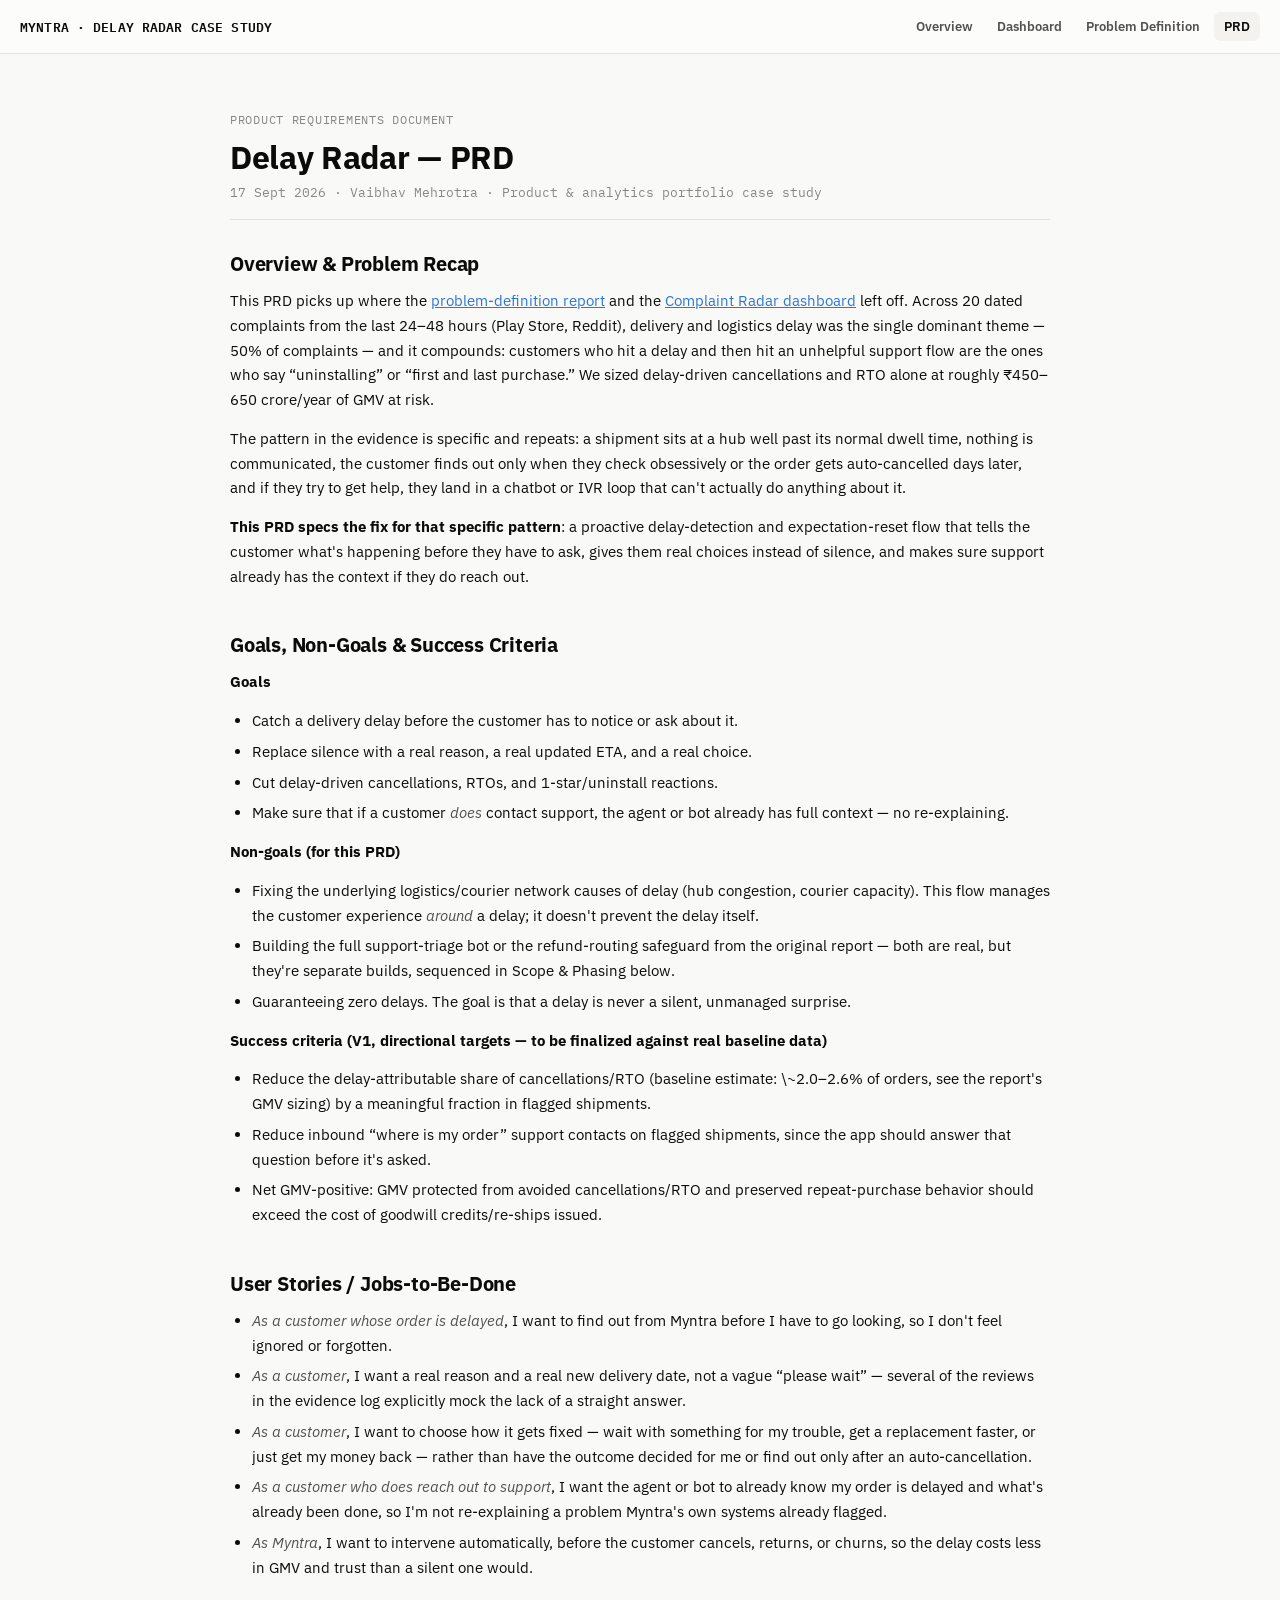
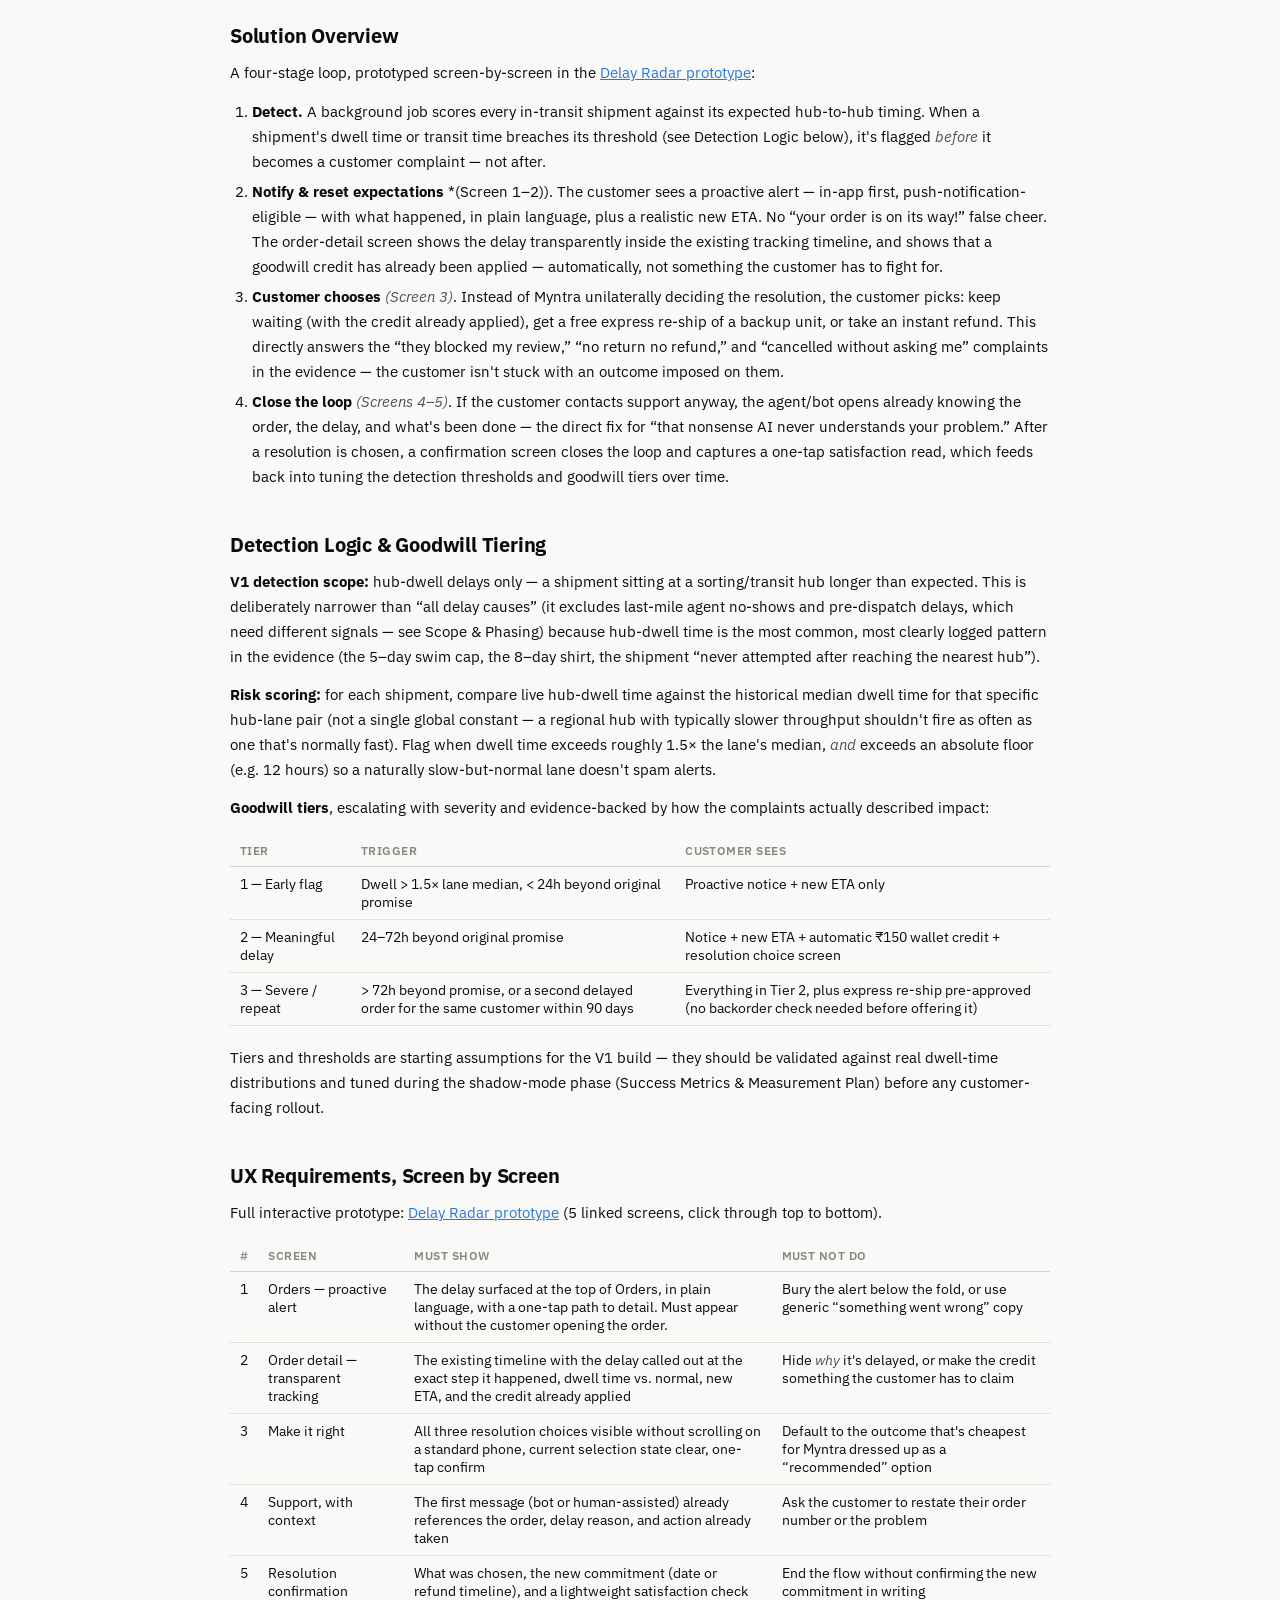
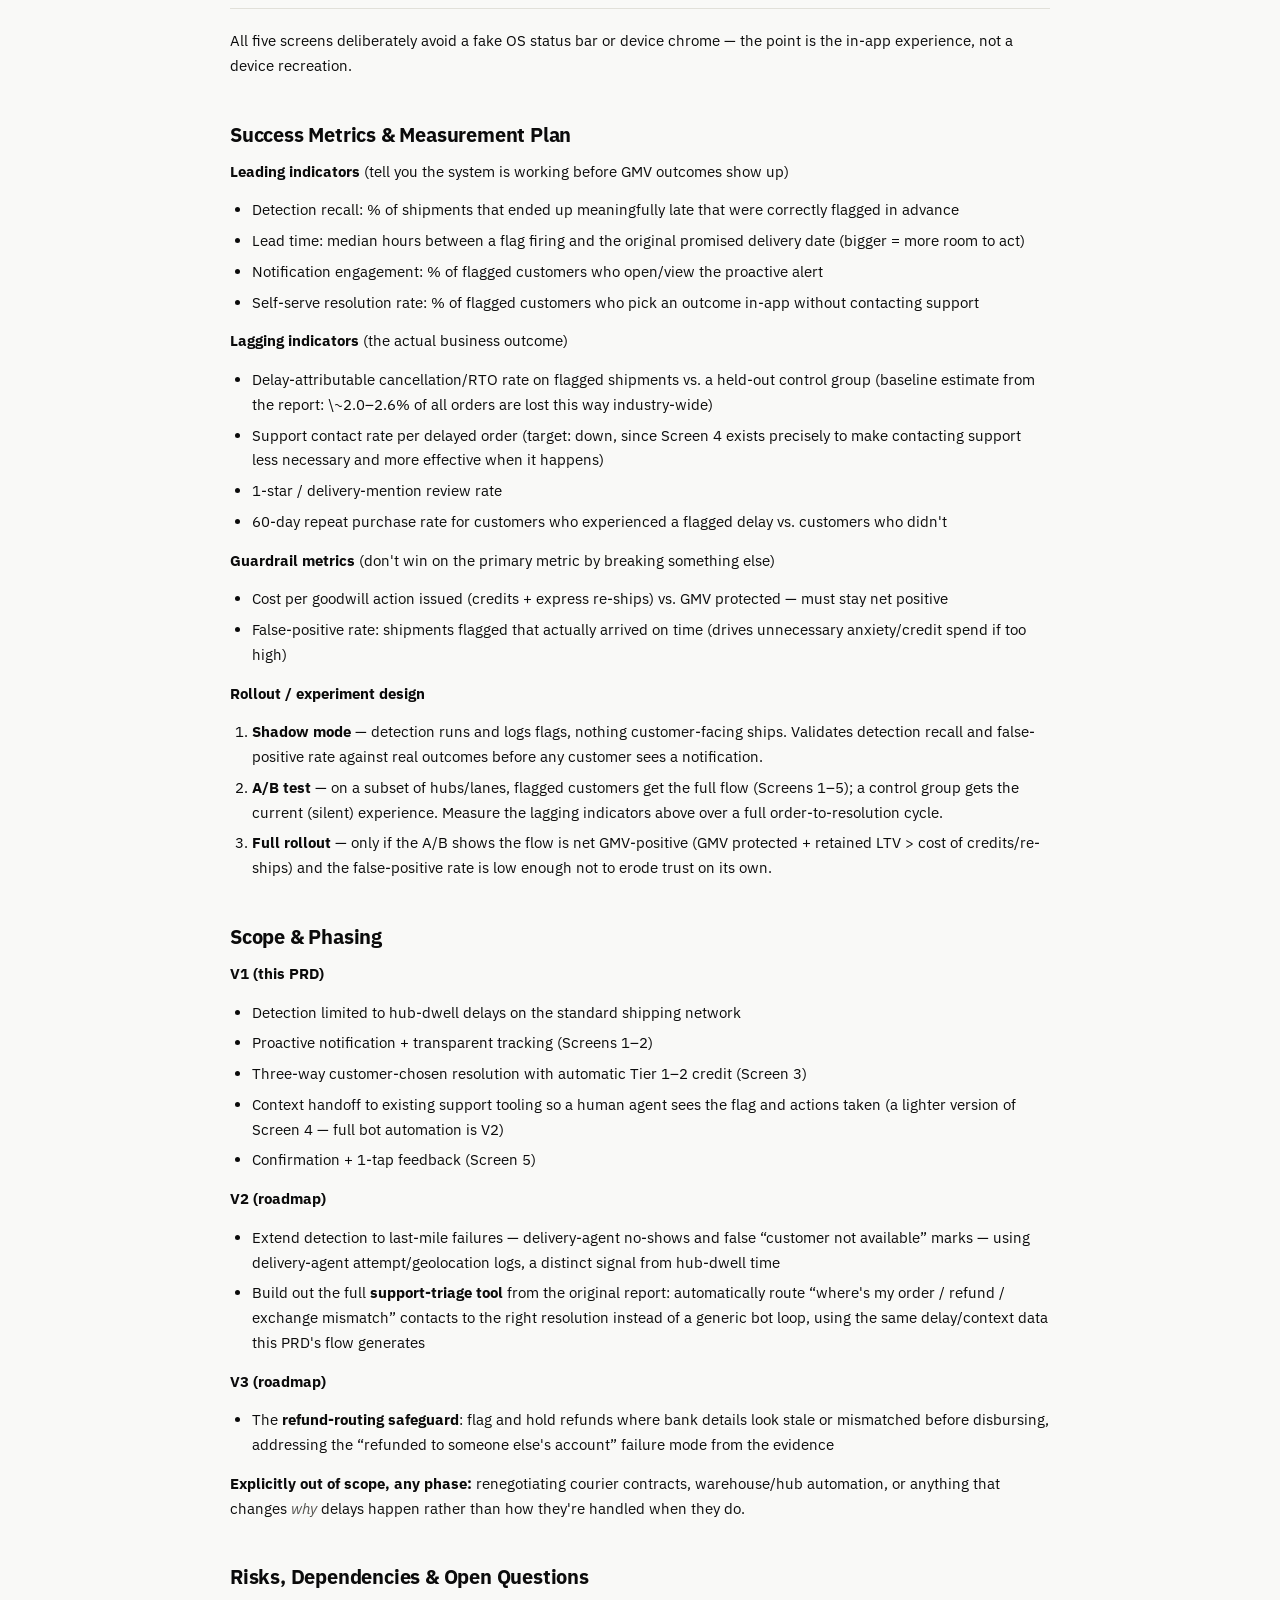
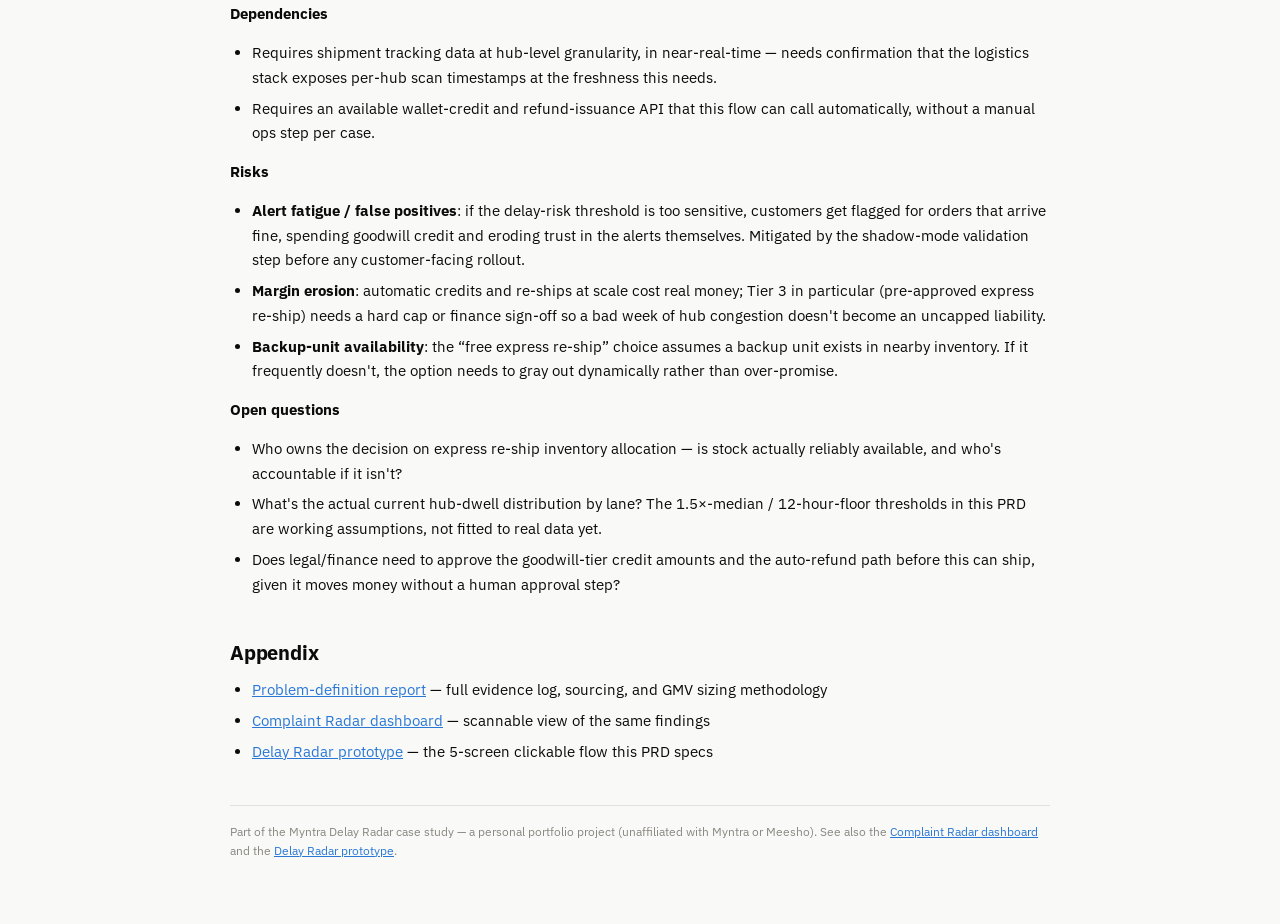
<file: prd.html>
<!doctype html>
<html lang="en">
<head>
<meta charset="utf-8">
<meta name="viewport" content="width=device-width, initial-scale=1">
<title>Delay Radar — PRD · Myntra Case Study</title>
<link rel="stylesheet" href="https://fonts.googleapis.com/css2?family=IBM+Plex+Sans:wght@400;500;600;700&family=IBM+Plex+Mono:wght@400;500;600;700&display=swap">
<link rel="stylesheet" href="assets/site.css">
</head>
<body>
<nav class="sitenav">
  <a class="brand" href="index.html">MYNTRA · DELAY RADAR CASE STUDY</a>
  <div class="links"><a href="index.html">Overview</a><a href="dashboard.html">Dashboard</a><a href="problem-definition.html">Problem Definition</a><a href="prd.html" class="current">PRD</a></div>
</nav>
<div class="wrap">
  <header class="doc-header">
    <span class="doc-eyebrow">Product requirements document</span>
    <h1>Delay Radar — PRD</h1>
    <div class="doc-meta">17 Sept 2026 &middot; Vaibhav Mehrotra &middot; Product &amp; analytics portfolio case study</div>
  </header>
  <div class="doc">
<h2>Overview &amp; Problem Recap</h2>
<p>This PRD picks up where the <a href="problem-definition.html">problem-definition report</a> and the <a href="dashboard.html">Complaint Radar dashboard</a> left off. Across 20 dated complaints from the last 24–48 hours (Play Store, Reddit), delivery and logistics delay was the single dominant theme — 50% of complaints — and it compounds: customers who hit a delay and then hit an unhelpful support flow are the ones who say “uninstalling” or “first and last purchase.” We sized delay-driven cancellations and RTO alone at roughly ₹450–650 crore/year of GMV at risk.</p>
<p>The pattern in the evidence is specific and repeats: a shipment sits at a hub well past its normal dwell time, nothing is communicated, the customer finds out only when they check obsessively or the order gets auto-cancelled days later, and if they try to get help, they land in a chatbot or IVR loop that can't actually do anything about it.</p>
<p><strong>This PRD specs the fix for that specific pattern</strong>: a proactive delay-detection and expectation-reset flow that tells the customer what's happening before they have to ask, gives them real choices instead of silence, and makes sure support already has the context if they do reach out.</p>
<h2>Goals, Non-Goals &amp; Success Criteria</h2>
<p><strong>Goals</strong></p>
<ul>
<li>Catch a delivery delay before the customer has to notice or ask about it.</li>
<li>Replace silence with a real reason, a real updated ETA, and a real choice.</li>
<li>Cut delay-driven cancellations, RTOs, and 1-star/uninstall reactions.</li>
<li>Make sure that if a customer <em>does</em> contact support, the agent or bot already has full context — no re-explaining.</li>
</ul>
<p><strong>Non-goals (for this PRD)</strong></p>
<ul>
<li>Fixing the underlying logistics/courier network causes of delay (hub congestion, courier capacity). This flow manages the customer experience <em>around</em> a delay; it doesn't prevent the delay itself.</li>
<li>Building the full support-triage bot or the refund-routing safeguard from the original report — both are real, but they're separate builds, sequenced in Scope &amp; Phasing below.</li>
<li>Guaranteeing zero delays. The goal is that a delay is never a silent, unmanaged surprise.</li>
</ul>
<p><strong>Success criteria (V1, directional targets — to be finalized against real baseline data)</strong></p>
<ul>
<li>Reduce the delay-attributable share of cancellations/RTO (baseline estimate: \~2.0–2.6% of orders, see the report's GMV sizing) by a meaningful fraction in flagged shipments.</li>
<li>Reduce inbound “where is my order” support contacts on flagged shipments, since the app should answer that question before it's asked.</li>
<li>Net GMV-positive: GMV protected from avoided cancellations/RTO and preserved repeat-purchase behavior should exceed the cost of goodwill credits/re-ships issued.</li>
</ul>
<h2>User Stories / Jobs-to-Be-Done</h2>
<ul>
<li><em>As a customer whose order is delayed</em>, I want to find out from Myntra before I have to go looking, so I don't feel ignored or forgotten.</li>
<li><em>As a customer</em>, I want a real reason and a real new delivery date, not a vague “please wait” — several of the reviews in the evidence log explicitly mock the lack of a straight answer.</li>
<li><em>As a customer</em>, I want to choose how it gets fixed — wait with something for my trouble, get a replacement faster, or just get my money back — rather than have the outcome decided for me or find out only after an auto-cancellation.</li>
<li><em>As a customer who does reach out to support</em>, I want the agent or bot to already know my order is delayed and what's already been done, so I'm not re-explaining a problem Myntra's own systems already flagged.</li>
<li><em>As Myntra</em>, I want to intervene automatically, before the customer cancels, returns, or churns, so the delay costs less in GMV and trust than a silent one would.</li>
</ul>
<h2>Solution Overview</h2>
<p>A four-stage loop, prototyped screen-by-screen in the <a href="screens/screen-1-alert.html">Delay Radar prototype</a>:</p>
<ol>
<li><strong>Detect.</strong> A background job scores every in-transit shipment against its expected hub-to-hub timing. When a shipment's dwell time or transit time breaches its threshold (see Detection Logic below), it's flagged <em>before</em> it becomes a customer complaint — not after.</li>
<li><strong>Notify &amp; reset expectations</strong> *(Screen 1–2)). The customer sees a proactive alert — in-app first, push-notification-eligible — with what happened, in plain language, plus a realistic new ETA. No “your order is on its way!” false cheer. The order-detail screen shows the delay transparently inside the existing tracking timeline, and shows that a goodwill credit has already been applied — automatically, not something the customer has to fight for.</li>
<li><strong>Customer chooses</strong> <em>(Screen 3)</em>. Instead of Myntra unilaterally deciding the resolution, the customer picks: keep waiting (with the credit already applied), get a free express re-ship of a backup unit, or take an instant refund. This directly answers the “they blocked my review,” “no return no refund,” and “cancelled without asking me” complaints in the evidence — the customer isn't stuck with an outcome imposed on them.</li>
<li><strong>Close the loop</strong> <em>(Screens 4–5)</em>. If the customer contacts support anyway, the agent/bot opens already knowing the order, the delay, and what's been done — the direct fix for “that nonsense AI never understands your problem.” After a resolution is chosen, a confirmation screen closes the loop and captures a one-tap satisfaction read, which feeds back into tuning the detection thresholds and goodwill tiers over time.</li>
</ol>
<h2>Detection Logic &amp; Goodwill Tiering</h2>
<p><strong>V1 detection scope:</strong> hub-dwell delays only — a shipment sitting at a sorting/transit hub longer than expected. This is deliberately narrower than “all delay causes” (it excludes last-mile agent no-shows and pre-dispatch delays, which need different signals — see Scope &amp; Phasing) because hub-dwell time is the most common, most clearly logged pattern in the evidence (the 5–day swim cap, the 8–day shirt, the shipment “never attempted after reaching the nearest hub”).</p>
<p><strong>Risk scoring:</strong> for each shipment, compare live hub-dwell time against the historical median dwell time for that specific hub-lane pair (not a single global constant — a regional hub with typically slower throughput shouldn't fire as often as one that's normally fast). Flag when dwell time exceeds roughly 1.5× the lane's median, <em>and</em> exceeds an absolute floor (e.g. 12 hours) so a naturally slow-but-normal lane doesn't spam alerts.</p>
<p><strong>Goodwill tiers</strong>, escalating with severity and evidence-backed by how the complaints actually described impact:</p>
<table>
<thead>
<tr>
<th>Tier</th>
<th>Trigger</th>
<th>Customer sees</th>
</tr>
</thead>
<tbody>
<tr>
<td>1 — Early flag</td>
<td>Dwell &gt; 1.5× lane median, &lt; 24h beyond original promise</td>
<td>Proactive notice + new ETA only</td>
</tr>
<tr>
<td>2 — Meaningful delay</td>
<td>24–72h beyond original promise</td>
<td>Notice + new ETA + automatic ₹150 wallet credit + resolution choice screen</td>
</tr>
<tr>
<td>3 — Severe / repeat</td>
<td>&gt; 72h beyond promise, or a second delayed order for the same customer within 90 days</td>
<td>Everything in Tier 2, plus express re-ship pre-approved (no backorder check needed before offering it)</td>
</tr>
</tbody>
</table>
<p>Tiers and thresholds are starting assumptions for the V1 build — they should be validated against real dwell-time distributions and tuned during the shadow-mode phase (Success Metrics &amp; Measurement Plan) before any customer-facing rollout.</p>
<h2>UX Requirements, Screen by Screen</h2>
<p>Full interactive prototype: <a href="screens/screen-1-alert.html">Delay Radar prototype</a> (5 linked screens, click through top to bottom).</p>
<table>
<thead>
<tr>
<th>#</th>
<th>Screen</th>
<th>Must show</th>
<th>Must NOT do</th>
</tr>
</thead>
<tbody>
<tr>
<td>1</td>
<td>Orders — proactive alert</td>
<td>The delay surfaced at the top of Orders, in plain language, with a one-tap path to detail. Must appear without the customer opening the order.</td>
<td>Bury the alert below the fold, or use generic “something went wrong” copy</td>
</tr>
<tr>
<td>2</td>
<td>Order detail — transparent tracking</td>
<td>The existing timeline with the delay called out at the exact step it happened, dwell time vs. normal, new ETA, and the credit already applied</td>
<td>Hide <em>why</em> it's delayed, or make the credit something the customer has to claim</td>
</tr>
<tr>
<td>3</td>
<td>Make it right</td>
<td>All three resolution choices visible without scrolling on a standard phone, current selection state clear, one-tap confirm</td>
<td>Default to the outcome that's cheapest for Myntra dressed up as a “recommended” option</td>
</tr>
<tr>
<td>4</td>
<td>Support, with context</td>
<td>The first message (bot or human-assisted) already references the order, delay reason, and action already taken</td>
<td>Ask the customer to restate their order number or the problem</td>
</tr>
<tr>
<td>5</td>
<td>Resolution confirmation</td>
<td>What was chosen, the new commitment (date or refund timeline), and a lightweight satisfaction check</td>
<td>End the flow without confirming the new commitment in writing</td>
</tr>
</tbody>
</table>
<p>All five screens deliberately avoid a fake OS status bar or device chrome — the point is the in-app experience, not a device recreation.</p>
<h2>Success Metrics &amp; Measurement Plan</h2>
<p><strong>Leading indicators</strong> (tell you the system is working before GMV outcomes show up)</p>
<ul>
<li>Detection recall: % of shipments that ended up meaningfully late that were correctly flagged in advance</li>
<li>Lead time: median hours between a flag firing and the original promised delivery date (bigger = more room to act)</li>
<li>Notification engagement: % of flagged customers who open/view the proactive alert</li>
<li>Self-serve resolution rate: % of flagged customers who pick an outcome in-app without contacting support</li>
</ul>
<p><strong>Lagging indicators</strong> (the actual business outcome)</p>
<ul>
<li>Delay-attributable cancellation/RTO rate on flagged shipments vs. a held-out control group (baseline estimate from the report: \~2.0–2.6% of all orders are lost this way industry-wide)</li>
<li>Support contact rate per delayed order (target: down, since Screen 4 exists precisely to make contacting support less necessary and more effective when it happens)</li>
<li>1-star / delivery-mention review rate</li>
<li>60-day repeat purchase rate for customers who experienced a flagged delay vs. customers who didn't</li>
</ul>
<p><strong>Guardrail metrics</strong> (don't win on the primary metric by breaking something else)</p>
<ul>
<li>Cost per goodwill action issued (credits + express re-ships) vs. GMV protected — must stay net positive</li>
<li>False-positive rate: shipments flagged that actually arrived on time (drives unnecessary anxiety/credit spend if too high)</li>
</ul>
<p><strong>Rollout / experiment design</strong></p>
<ol>
<li><strong>Shadow mode</strong> — detection runs and logs flags, nothing customer-facing ships. Validates detection recall and false-positive rate against real outcomes before any customer sees a notification.</li>
<li><strong>A/B test</strong> — on a subset of hubs/lanes, flagged customers get the full flow (Screens 1–5); a control group gets the current (silent) experience. Measure the lagging indicators above over a full order-to-resolution cycle.</li>
<li><strong>Full rollout</strong> — only if the A/B shows the flow is net GMV-positive (GMV protected + retained LTV &gt; cost of credits/re-ships) and the false-positive rate is low enough not to erode trust on its own.</li>
</ol>
<h2>Scope &amp; Phasing</h2>
<p><strong>V1 (this PRD)</strong></p>
<ul>
<li>Detection limited to hub-dwell delays on the standard shipping network</li>
<li>Proactive notification + transparent tracking (Screens 1–2)</li>
<li>Three-way customer-chosen resolution with automatic Tier 1–2 credit (Screen 3)</li>
<li>Context handoff to existing support tooling so a human agent sees the flag and actions taken (a lighter version of Screen 4 — full bot automation is V2)</li>
<li>Confirmation + 1-tap feedback (Screen 5)</li>
</ul>
<p><strong>V2 (roadmap)</strong></p>
<ul>
<li>Extend detection to last-mile failures — delivery-agent no-shows and false “customer not available” marks — using delivery-agent attempt/geolocation logs, a distinct signal from hub-dwell time</li>
<li>Build out the full <strong>support-triage tool</strong> from the original report: automatically route “where's my order / refund / exchange mismatch” contacts to the right resolution instead of a generic bot loop, using the same delay/context data this PRD's flow generates</li>
</ul>
<p><strong>V3 (roadmap)</strong></p>
<ul>
<li>The <strong>refund-routing safeguard</strong>: flag and hold refunds where bank details look stale or mismatched before disbursing, addressing the “refunded to someone else's account” failure mode from the evidence</li>
</ul>
<p><strong>Explicitly out of scope, any phase:</strong> renegotiating courier contracts, warehouse/hub automation, or anything that changes <em>why</em> delays happen rather than how they're handled when they do.</p>
<h2>Risks, Dependencies &amp; Open Questions</h2>
<p><strong>Dependencies</strong></p>
<ul>
<li>Requires shipment tracking data at hub-level granularity, in near-real-time — needs confirmation that the logistics stack exposes per-hub scan timestamps at the freshness this needs.</li>
<li>Requires an available wallet-credit and refund-issuance API that this flow can call automatically, without a manual ops step per case.</li>
</ul>
<p><strong>Risks</strong></p>
<ul>
<li><strong>Alert fatigue / false positives</strong>: if the delay-risk threshold is too sensitive, customers get flagged for orders that arrive fine, spending goodwill credit and eroding trust in the alerts themselves. Mitigated by the shadow-mode validation step before any customer-facing rollout.</li>
<li><strong>Margin erosion</strong>: automatic credits and re-ships at scale cost real money; Tier 3 in particular (pre-approved express re-ship) needs a hard cap or finance sign-off so a bad week of hub congestion doesn't become an uncapped liability.</li>
<li><strong>Backup-unit availability</strong>: the “free express re-ship” choice assumes a backup unit exists in nearby inventory. If it frequently doesn't, the option needs to gray out dynamically rather than over-promise.</li>
</ul>
<p><strong>Open questions</strong></p>
<ul>
<li>Who owns the decision on express re-ship inventory allocation — is stock actually reliably available, and who's accountable if it isn't?</li>
<li>What's the actual current hub-dwell distribution by lane? The 1.5×-median / 12-hour-floor thresholds in this PRD are working assumptions, not fitted to real data yet.</li>
<li>Does legal/finance need to approve the goodwill-tier credit amounts and the auto-refund path before this can ship, given it moves money without a human approval step?</li>
</ul>
<h2>Appendix</h2>
<ul>
<li><a href="problem-definition.html">Problem-definition report</a> — full evidence log, sourcing, and GMV sizing methodology</li>
<li><a href="dashboard.html">Complaint Radar dashboard</a> — scannable view of the same findings</li>
<li><a href="screens/screen-1-alert.html">Delay Radar prototype</a> — the 5-screen clickable flow this PRD specs</li>
</ul>
  </div>
  <footer class="site-footer">
    Part of the Myntra Delay Radar case study &mdash; a personal portfolio project (unaffiliated with Myntra or Meesho). See also the <a href="dashboard.html">Complaint Radar dashboard</a> and the <a href="screens/screen-1-alert.html">Delay Radar prototype</a>.
  </footer>
</div>
</body>
</html>
</file>
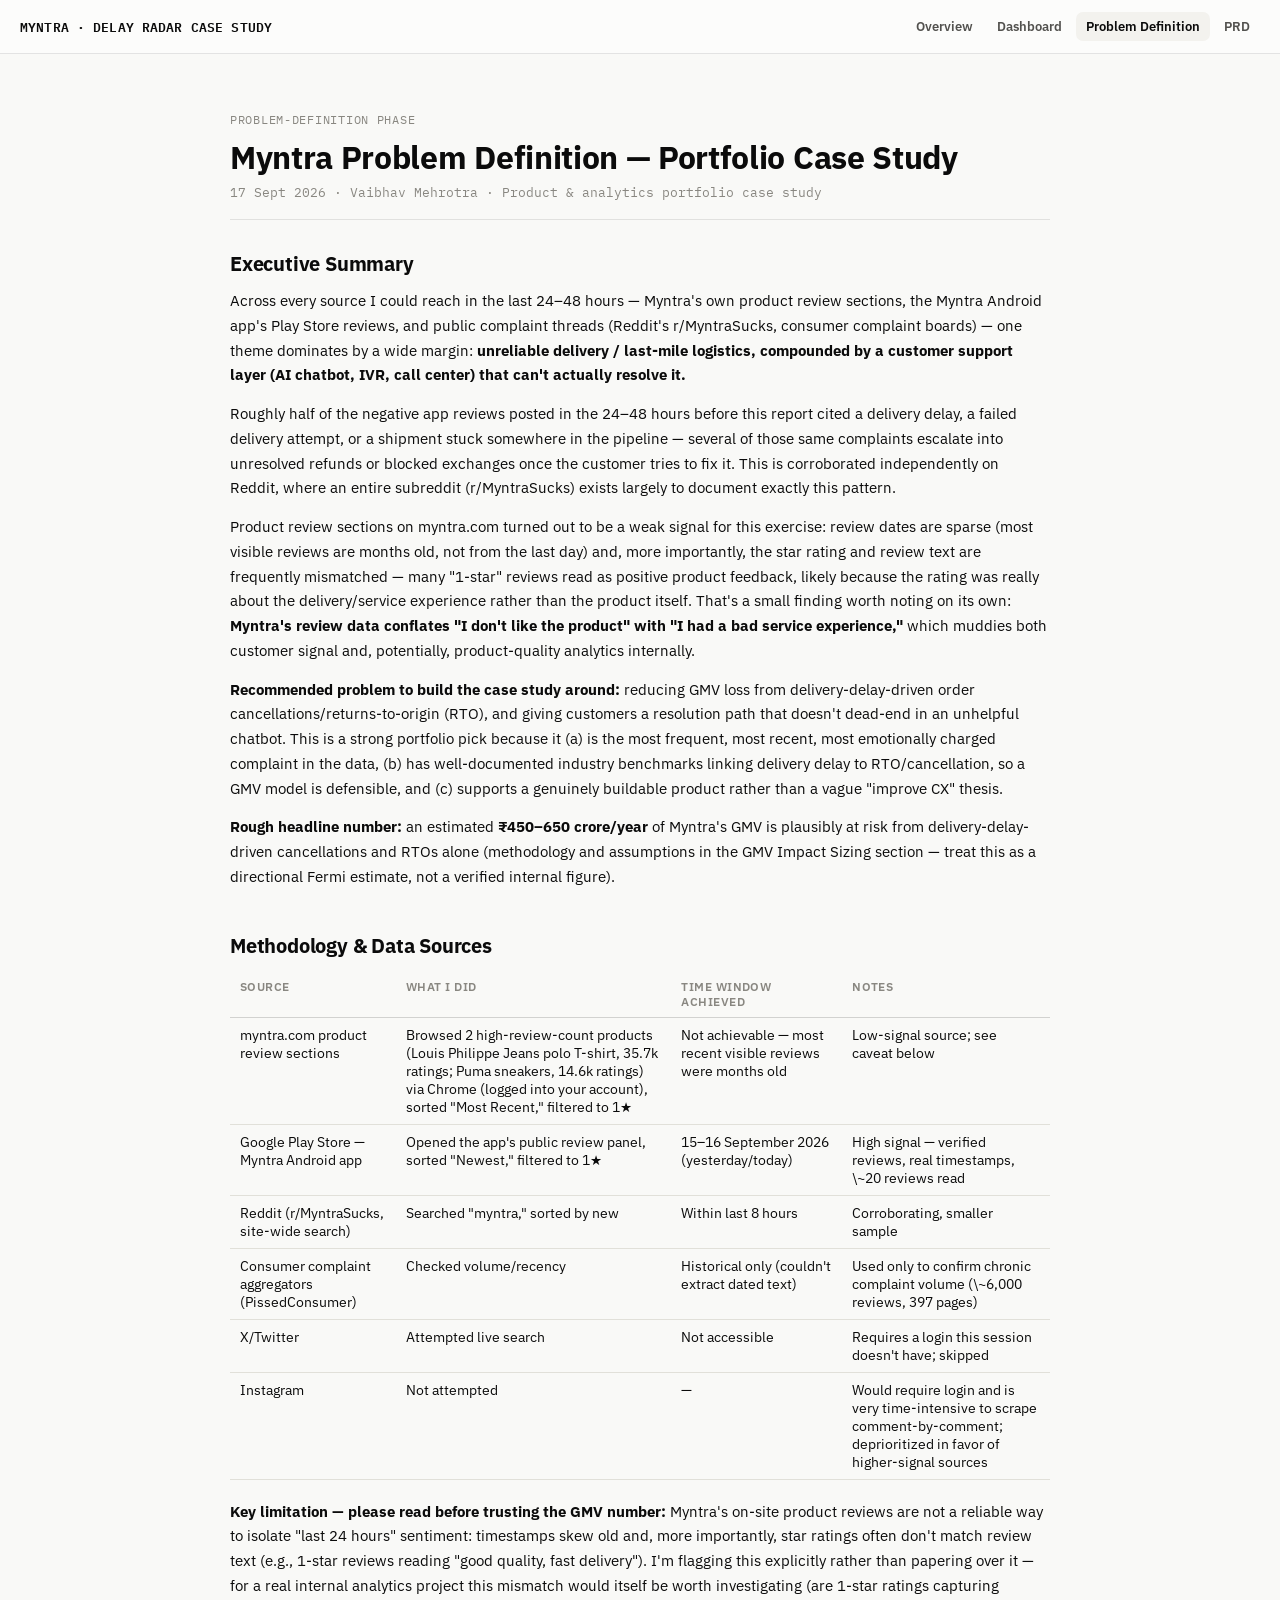
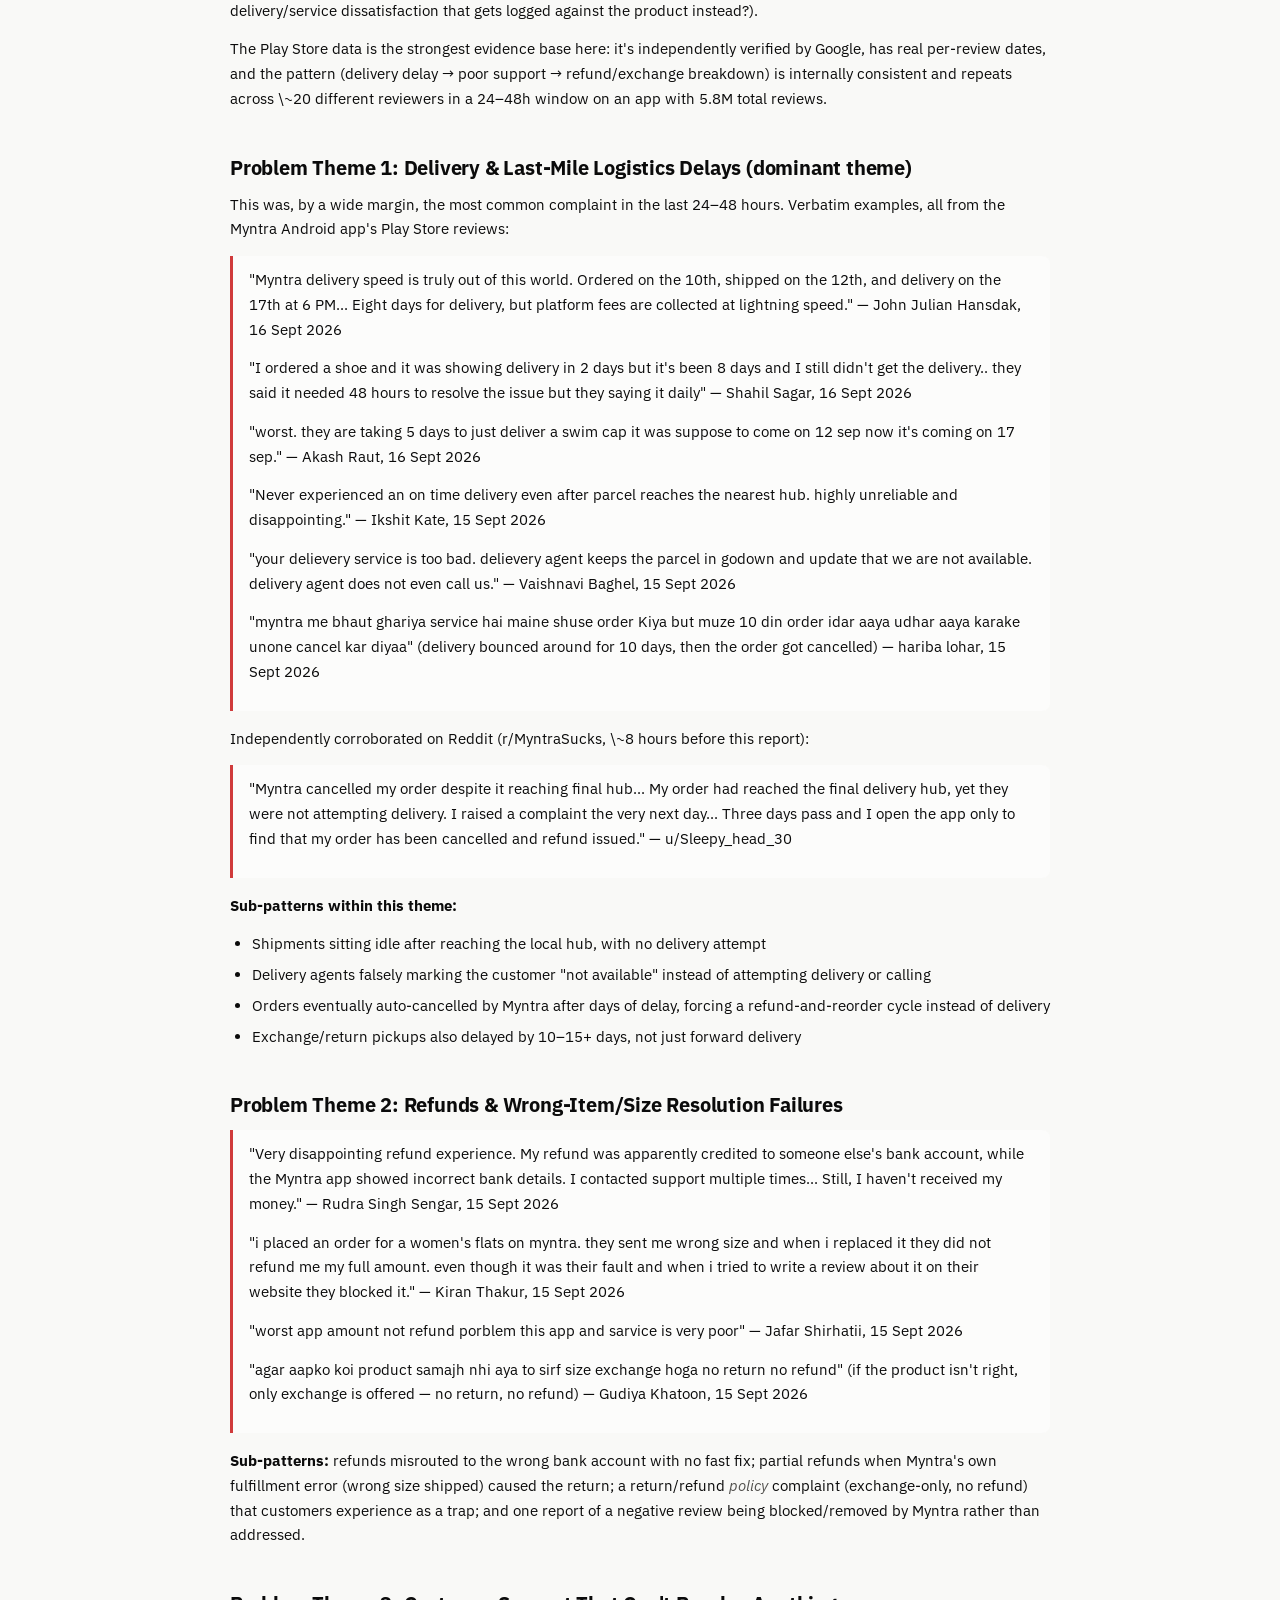
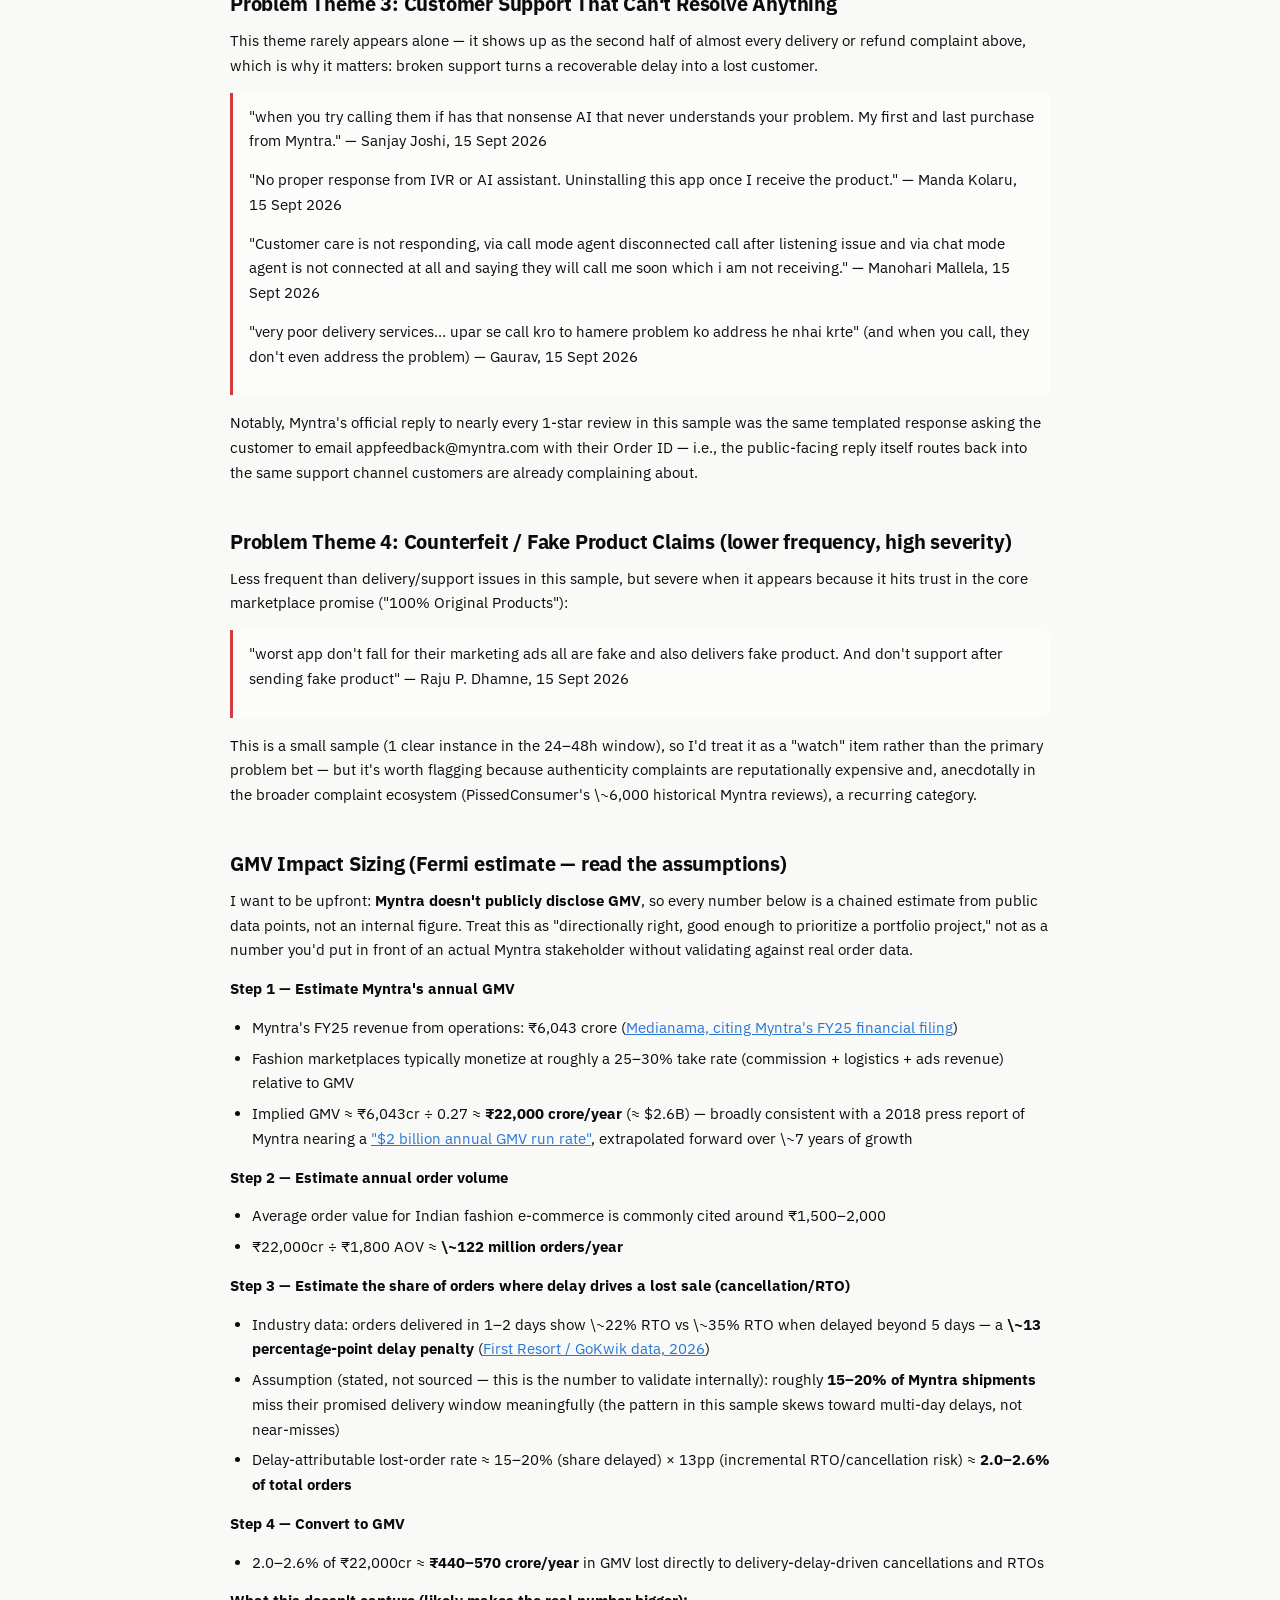
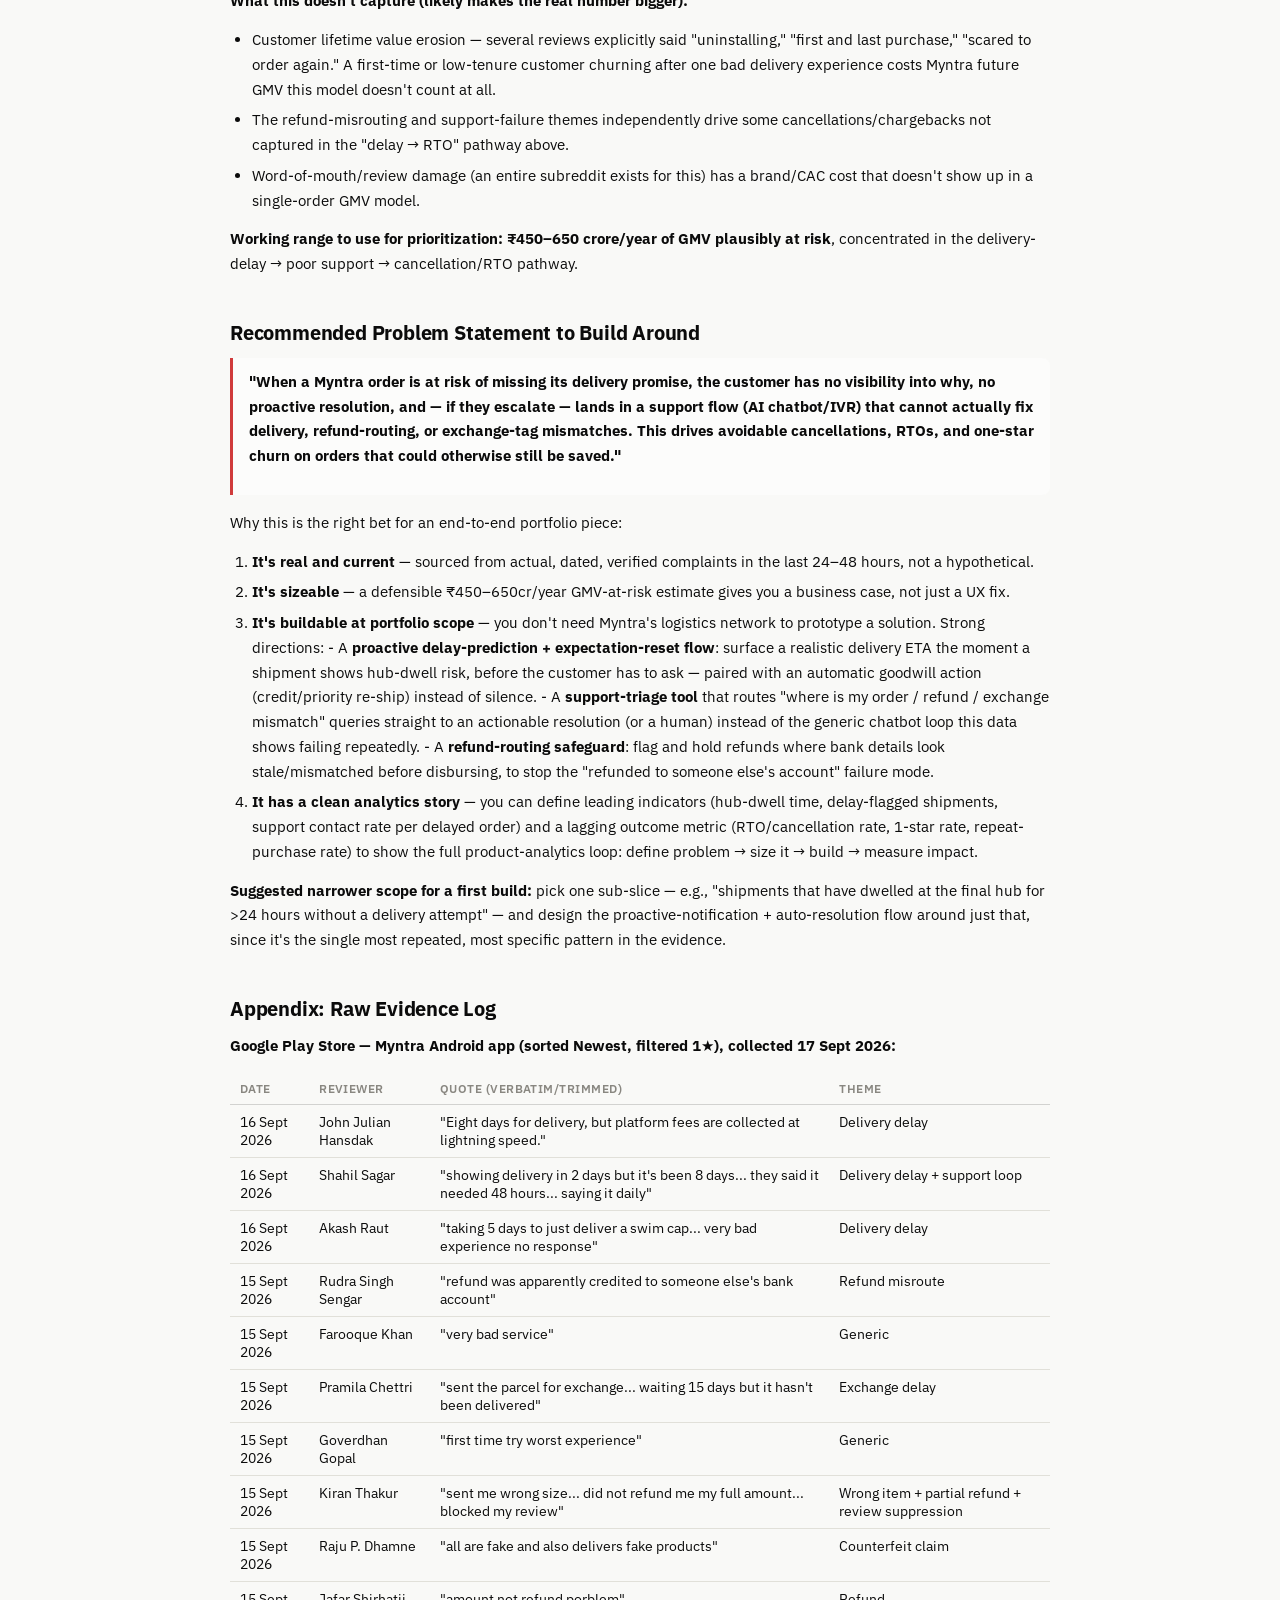
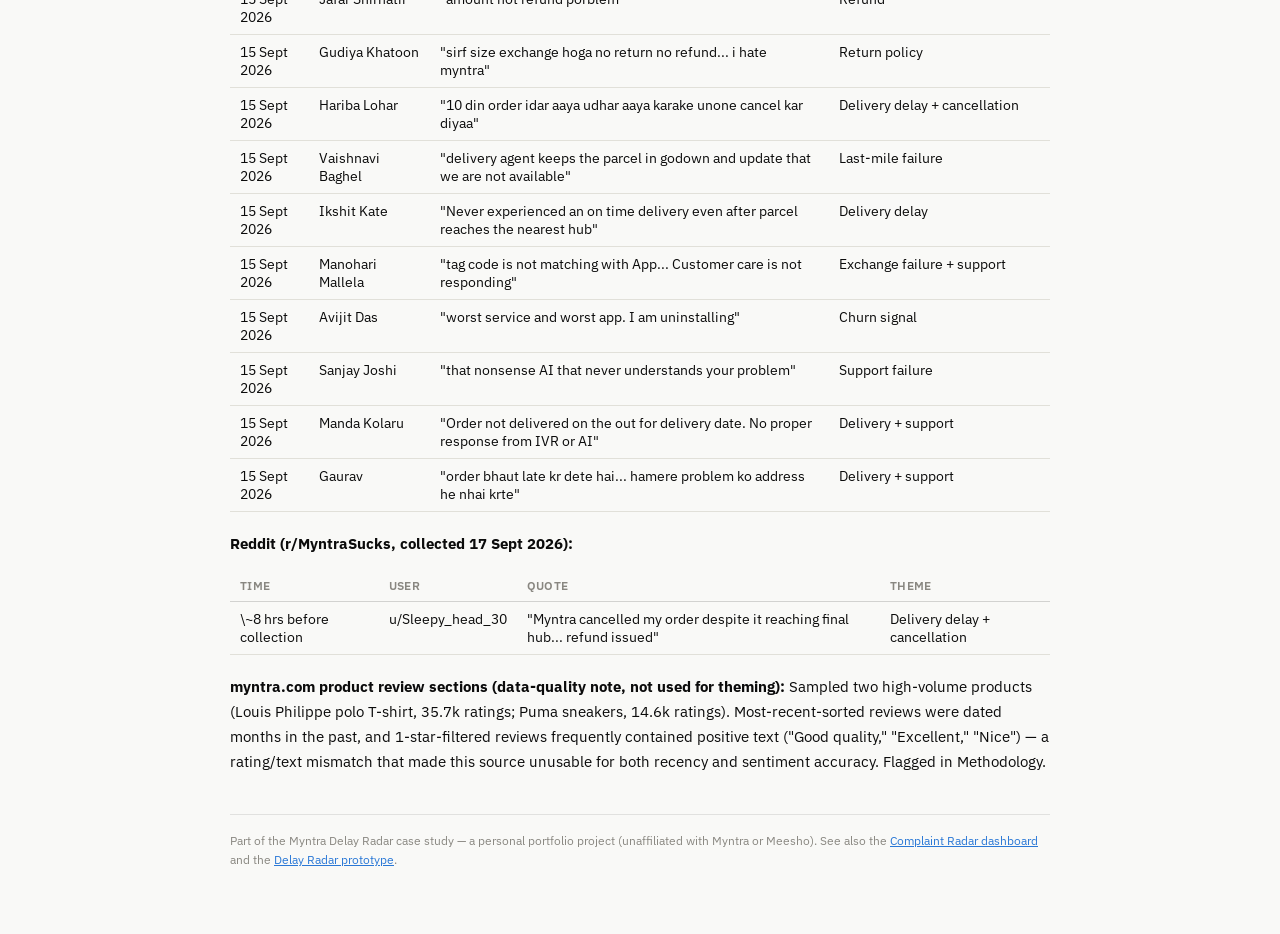
<file: problem-definition.html>
<!doctype html>
<html lang="en">
<head>
<meta charset="utf-8">
<meta name="viewport" content="width=device-width, initial-scale=1">
<title>Myntra Problem Definition — Portfolio Case Study · Myntra Case Study</title>
<link rel="stylesheet" href="https://fonts.googleapis.com/css2?family=IBM+Plex+Sans:wght@400;500;600;700&family=IBM+Plex+Mono:wght@400;500;600;700&display=swap">
<link rel="stylesheet" href="assets/site.css">
</head>
<body>
<nav class="sitenav">
  <a class="brand" href="index.html">MYNTRA · DELAY RADAR CASE STUDY</a>
  <div class="links"><a href="index.html">Overview</a><a href="dashboard.html">Dashboard</a><a href="problem-definition.html" class="current">Problem Definition</a><a href="prd.html">PRD</a></div>
</nav>
<div class="wrap">
  <header class="doc-header">
    <span class="doc-eyebrow">Problem-definition phase</span>
    <h1>Myntra Problem Definition — Portfolio Case Study</h1>
    <div class="doc-meta">17 Sept 2026 &middot; Vaibhav Mehrotra &middot; Product &amp; analytics portfolio case study</div>
  </header>
  <div class="doc">
<h2>Executive Summary</h2>
<p>Across every source I could reach in the last 24–48 hours — Myntra's own product review sections, the Myntra Android app's Play Store reviews, and public complaint threads (Reddit's r/MyntraSucks, consumer complaint boards) — one theme dominates by a wide margin: <strong>unreliable delivery / last-mile logistics, compounded by a customer support layer (AI chatbot, IVR, call center) that can't actually resolve it.</strong></p>
<p>Roughly half of the negative app reviews posted in the 24–48 hours before this report cited a delivery delay, a failed delivery attempt, or a shipment stuck somewhere in the pipeline — several of those same complaints escalate into unresolved refunds or blocked exchanges once the customer tries to fix it. This is corroborated independently on Reddit, where an entire subreddit (r/MyntraSucks) exists largely to document exactly this pattern.</p>
<p>Product review sections on myntra.com turned out to be a weak signal for this exercise: review dates are sparse (most visible reviews are months old, not from the last day) and, more importantly, the star rating and review text are frequently mismatched — many "1-star" reviews read as positive product feedback, likely because the rating was really about the delivery/service experience rather than the product itself. That's a small finding worth noting on its own: <strong>Myntra's review data conflates "I don't like the product" with "I had a bad service experience,"</strong> which muddies both customer signal and, potentially, product-quality analytics internally.</p>
<p><strong>Recommended problem to build the case study around:</strong> reducing GMV loss from delivery-delay-driven order cancellations/returns-to-origin (RTO), and giving customers a resolution path that doesn't dead-end in an unhelpful chatbot. This is a strong portfolio pick because it (a) is the most frequent, most recent, most emotionally charged complaint in the data, (b) has well-documented industry benchmarks linking delivery delay to RTO/cancellation, so a GMV model is defensible, and (c) supports a genuinely buildable product rather than a vague "improve CX" thesis.</p>
<p><strong>Rough headline number:</strong> an estimated <strong>₹450–650 crore/year</strong> of Myntra's GMV is plausibly at risk from delivery-delay-driven cancellations and RTOs alone (methodology and assumptions in the GMV Impact Sizing section — treat this as a directional Fermi estimate, not a verified internal figure).</p>
<h2>Methodology &amp; Data Sources</h2>
<table>
<thead>
<tr>
<th>Source</th>
<th>What I did</th>
<th>Time window achieved</th>
<th>Notes</th>
</tr>
</thead>
<tbody>
<tr>
<td>myntra.com product review sections</td>
<td>Browsed 2 high-review-count products (Louis Philippe Jeans polo T-shirt, 35.7k ratings; Puma sneakers, 14.6k ratings) via Chrome (logged into your account), sorted "Most Recent," filtered to 1★</td>
<td>Not achievable — most recent visible reviews were months old</td>
<td>Low-signal source; see caveat below</td>
</tr>
<tr>
<td>Google Play Store — Myntra Android app</td>
<td>Opened the app's public review panel, sorted "Newest," filtered to 1★</td>
<td>15–16 September 2026 (yesterday/today)</td>
<td>High signal — verified reviews, real timestamps, \~20 reviews read</td>
</tr>
<tr>
<td>Reddit (r/MyntraSucks, site-wide search)</td>
<td>Searched "myntra," sorted by new</td>
<td>Within last 8 hours</td>
<td>Corroborating, smaller sample</td>
</tr>
<tr>
<td>Consumer complaint aggregators (PissedConsumer)</td>
<td>Checked volume/recency</td>
<td>Historical only (couldn't extract dated text)</td>
<td>Used only to confirm chronic complaint volume (\~6,000 reviews, 397 pages)</td>
</tr>
<tr>
<td>X/Twitter</td>
<td>Attempted live search</td>
<td>Not accessible</td>
<td>Requires a login this session doesn't have; skipped</td>
</tr>
<tr>
<td>Instagram</td>
<td>Not attempted</td>
<td>—</td>
<td>Would require login and is very time-intensive to scrape comment-by-comment; deprioritized in favor of higher-signal sources</td>
</tr>
</tbody>
</table>
<p><strong>Key limitation — please read before trusting the GMV number:</strong> Myntra's on-site product reviews are not a reliable way to isolate "last 24 hours" sentiment: timestamps skew old and, more importantly, star ratings often don't match review text (e.g., 1-star reviews reading "good quality, fast delivery"). I'm flagging this explicitly rather than papering over it — for a real internal analytics project this mismatch would itself be worth investigating (are 1-star ratings capturing delivery/service dissatisfaction that gets logged against the product instead?).</p>
<p>The Play Store data is the strongest evidence base here: it's independently verified by Google, has real per-review dates, and the pattern (delivery delay → poor support → refund/exchange breakdown) is internally consistent and repeats across \~20 different reviewers in a 24–48h window on an app with 5.8M total reviews.</p>
<h2>Problem Theme 1: Delivery &amp; Last-Mile Logistics Delays (dominant theme)</h2>
<p>This was, by a wide margin, the most common complaint in the last 24–48 hours. Verbatim examples, all from the Myntra Android app's Play Store reviews:</p>
<blockquote>
<p>"Myntra delivery speed is truly out of this world. Ordered on the 10th, shipped on the 12th, and delivery on the 17th at 6 PM... Eight days for delivery, but platform fees are collected at lightning speed." — John Julian Hansdak, 16 Sept 2026</p>
<p>"I ordered a shoe and it was showing delivery in 2 days but it's been 8 days and I still didn't get the delivery.. they said it needed 48 hours to resolve the issue but they saying it daily" — Shahil Sagar, 16 Sept 2026</p>
<p>"worst. they are taking 5 days to just deliver a swim cap it was suppose to come on 12 sep now it's coming on 17 sep." — Akash Raut, 16 Sept 2026</p>
<p>"Never experienced an on time delivery even after parcel reaches the nearest hub. highly unreliable and disappointing." — Ikshit Kate, 15 Sept 2026</p>
<p>"your delievery service is too bad. delievery agent keeps the parcel in godown and update that we are not available. delivery agent does not even call us." — Vaishnavi Baghel, 15 Sept 2026</p>
<p>"myntra me bhaut ghariya service hai maine shuse order Kiya but muze 10 din order idar aaya udhar aaya karake unone cancel kar diyaa" (delivery bounced around for 10 days, then the order got cancelled) — hariba lohar, 15 Sept 2026</p>
</blockquote>
<p>Independently corroborated on Reddit (r/MyntraSucks, \~8 hours before this report):</p>
<blockquote>
<p>"Myntra cancelled my order despite it reaching final hub... My order had reached the final delivery hub, yet they were not attempting delivery. I raised a complaint the very next day... Three days pass and I open the app only to find that my order has been cancelled and refund issued." — u/Sleepy_head_30</p>
</blockquote>
<p><strong>Sub-patterns within this theme:</strong></p>
<ul>
<li>Shipments sitting idle after reaching the local hub, with no delivery attempt</li>
<li>Delivery agents falsely marking the customer "not available" instead of attempting delivery or calling</li>
<li>Orders eventually auto-cancelled by Myntra after days of delay, forcing a refund-and-reorder cycle instead of delivery</li>
<li>Exchange/return pickups also delayed by 10–15+ days, not just forward delivery</li>
</ul>
<h2>Problem Theme 2: Refunds &amp; Wrong-Item/Size Resolution Failures</h2>
<blockquote>
<p>"Very disappointing refund experience. My refund was apparently credited to someone else's bank account, while the Myntra app showed incorrect bank details. I contacted support multiple times... Still, I haven't received my money." — Rudra Singh Sengar, 15 Sept 2026</p>
<p>"i placed an order for a women's flats on myntra. they sent me wrong size and when i replaced it they did not refund me my full amount. even though it was their fault and when i tried to write a review about it on their website they blocked it." — Kiran Thakur, 15 Sept 2026</p>
<p>"worst app amount not refund porblem this app and sarvice is very poor" — Jafar Shirhatii, 15 Sept 2026</p>
<p>"agar aapko koi product samajh nhi aya to sirf size exchange hoga no return no refund" (if the product isn't right, only exchange is offered — no return, no refund) — Gudiya Khatoon, 15 Sept 2026</p>
</blockquote>
<p><strong>Sub-patterns:</strong> refunds misrouted to the wrong bank account with no fast fix; partial refunds when Myntra's own fulfillment error (wrong size shipped) caused the return; a return/refund <em>policy</em> complaint (exchange-only, no refund) that customers experience as a trap; and one report of a negative review being blocked/removed by Myntra rather than addressed.</p>
<h2>Problem Theme 3: Customer Support That Can't Resolve Anything</h2>
<p>This theme rarely appears alone — it shows up as the second half of almost every delivery or refund complaint above, which is why it matters: broken support turns a recoverable delay into a lost customer.</p>
<blockquote>
<p>"when you try calling them if has that nonsense AI that never understands your problem. My first and last purchase from Myntra." — Sanjay Joshi, 15 Sept 2026</p>
<p>"No proper response from IVR or AI assistant. Uninstalling this app once I receive the product." — Manda Kolaru, 15 Sept 2026</p>
<p>"Customer care is not responding, via call mode agent disconnected call after listening issue and via chat mode agent is not connected at all and saying they will call me soon which i am not receiving." — Manohari Mallela, 15 Sept 2026</p>
<p>"very poor delivery services... upar se call kro to hamere problem ko address he nhai krte" (and when you call, they don't even address the problem) — Gaurav, 15 Sept 2026</p>
</blockquote>
<p>Notably, Myntra's official reply to nearly every 1-star review in this sample was the same templated response asking the customer to email appfeedback@myntra.com with their Order ID — i.e., the public-facing reply itself routes back into the same support channel customers are already complaining about.</p>
<h2>Problem Theme 4: Counterfeit / Fake Product Claims (lower frequency, high severity)</h2>
<p>Less frequent than delivery/support issues in this sample, but severe when it appears because it hits trust in the core marketplace promise ("100% Original Products"):</p>
<blockquote>
<p>"worst app don't fall for their marketing ads all are fake and also delivers fake product. And don't support after sending fake product" — Raju P. Dhamne, 15 Sept 2026</p>
</blockquote>
<p>This is a small sample (1 clear instance in the 24–48h window), so I'd treat it as a "watch" item rather than the primary problem bet — but it's worth flagging because authenticity complaints are reputationally expensive and, anecdotally in the broader complaint ecosystem (PissedConsumer's \~6,000 historical Myntra reviews), a recurring category.</p>
<h2>GMV Impact Sizing (Fermi estimate — read the assumptions)</h2>
<p>I want to be upfront: <strong>Myntra doesn't publicly disclose GMV</strong>, so every number below is a chained estimate from public data points, not an internal figure. Treat this as "directionally right, good enough to prioritize a portfolio project," not as a number you'd put in front of an actual Myntra stakeholder without validating against real order data.</p>
<p><strong>Step 1 — Estimate Myntra's annual GMV</strong></p>
<ul>
<li>Myntra's FY25 revenue from operations: ₹6,043 crore (<a href="https://www.medianama.com/2025/09/223-myntra-advertising-logistics-18-jump-profit-rs-548-cr-fy25/">Medianama, citing Myntra's FY25 financial filing</a>)</li>
<li>Fashion marketplaces typically monetize at roughly a 25–30% take rate (commission + logistics + ads revenue) relative to GMV</li>
<li>Implied GMV ≈ ₹6,043cr ÷ 0.27 ≈ <strong>₹22,000 crore/year</strong> (≈ $2.6B) — broadly consistent with a 2018 press report of Myntra nearing a <a href="https://entrackr.com/2018/08/myntras-bn-gmv-fashiona-sale/">"$2 billion annual GMV run rate"</a>, extrapolated forward over \~7 years of growth</li>
</ul>
<p><strong>Step 2 — Estimate annual order volume</strong></p>
<ul>
<li>Average order value for Indian fashion e-commerce is commonly cited around ₹1,500–2,000</li>
<li>₹22,000cr ÷ ₹1,800 AOV ≈ <strong>\~122 million orders/year</strong></li>
</ul>
<p><strong>Step 3 — Estimate the share of orders where delay drives a lost sale (cancellation/RTO)</strong></p>
<ul>
<li>Industry data: orders delivered in 1–2 days show \~22% RTO vs \~35% RTO when delayed beyond 5 days — a <strong>\~13 percentage-point delay penalty</strong> (<a href="https://www.firstresort.in/blogs/research/fashion-ecommerce-returns-rto-india-2026">First Resort / GoKwik data, 2026</a>)</li>
<li>Assumption (stated, not sourced — this is the number to validate internally): roughly <strong>15–20% of Myntra shipments</strong> miss their promised delivery window meaningfully (the pattern in this sample skews toward multi-day delays, not near-misses)</li>
<li>Delay-attributable lost-order rate ≈ 15–20% (share delayed) × 13pp (incremental RTO/cancellation risk) ≈ <strong>2.0–2.6% of total orders</strong></li>
</ul>
<p><strong>Step 4 — Convert to GMV</strong></p>
<ul>
<li>2.0–2.6% of ₹22,000cr ≈ <strong>₹440–570 crore/year</strong> in GMV lost directly to delivery-delay-driven cancellations and RTOs</li>
</ul>
<p><strong>What this doesn't capture (likely makes the real number bigger):</strong></p>
<ul>
<li>Customer lifetime value erosion — several reviews explicitly said "uninstalling," "first and last purchase," "scared to order again." A first-time or low-tenure customer churning after one bad delivery experience costs Myntra future GMV this model doesn't count at all.</li>
<li>The refund-misrouting and support-failure themes independently drive some cancellations/chargebacks not captured in the "delay → RTO" pathway above.</li>
<li>Word-of-mouth/review damage (an entire subreddit exists for this) has a brand/CAC cost that doesn't show up in a single-order GMV model.</li>
</ul>
<p><strong>Working range to use for prioritization: ₹450–650 crore/year of GMV plausibly at risk</strong>, concentrated in the delivery-delay → poor support → cancellation/RTO pathway.</p>
<h2>Recommended Problem Statement to Build Around</h2>
<blockquote>
<p><strong>"When a Myntra order is at risk of missing its delivery promise, the customer has no visibility into why, no proactive resolution, and — if they escalate — lands in a support flow (AI chatbot/IVR) that cannot actually fix delivery, refund-routing, or exchange-tag mismatches. This drives avoidable cancellations, RTOs, and one-star churn on orders that could otherwise still be saved."</strong></p>
</blockquote>
<p>Why this is the right bet for an end-to-end portfolio piece:</p>
<ol>
<li><strong>It's real and current</strong> — sourced from actual, dated, verified complaints in the last 24–48 hours, not a hypothetical.</li>
<li><strong>It's sizeable</strong> — a defensible ₹450–650cr/year GMV-at-risk estimate gives you a business case, not just a UX fix.</li>
<li><strong>It's buildable at portfolio scope</strong> — you don't need Myntra's logistics network to prototype a solution. Strong directions:
   - A <strong>proactive delay-prediction + expectation-reset flow</strong>: surface a realistic delivery ETA the moment a shipment shows hub-dwell risk, before the customer has to ask — paired with an automatic goodwill action (credit/priority re-ship) instead of silence.
   - A <strong>support-triage tool</strong> that routes "where is my order / refund / exchange mismatch" queries straight to an actionable resolution (or a human) instead of the generic chatbot loop this data shows failing repeatedly.
   - A <strong>refund-routing safeguard</strong>: flag and hold refunds where bank details look stale/mismatched before disbursing, to stop the "refunded to someone else's account" failure mode.</li>
<li><strong>It has a clean analytics story</strong> — you can define leading indicators (hub-dwell time, delay-flagged shipments, support contact rate per delayed order) and a lagging outcome metric (RTO/cancellation rate, 1-star rate, repeat-purchase rate) to show the full product-analytics loop: define problem → size it → build → measure impact.</li>
</ol>
<p><strong>Suggested narrower scope for a first build:</strong> pick one sub-slice — e.g., "shipments that have dwelled at the final hub for &gt;24 hours without a delivery attempt" — and design the proactive-notification + auto-resolution flow around just that, since it's the single most repeated, most specific pattern in the evidence.</p>
<h2>Appendix: Raw Evidence Log</h2>
<p><strong>Google Play Store — Myntra Android app (sorted Newest, filtered 1★), collected 17 Sept 2026:</strong></p>
<table>
<thead>
<tr>
<th>Date</th>
<th>Reviewer</th>
<th>Quote (verbatim/trimmed)</th>
<th>Theme</th>
</tr>
</thead>
<tbody>
<tr>
<td>16 Sept 2026</td>
<td>John Julian Hansdak</td>
<td>"Eight days for delivery, but platform fees are collected at lightning speed."</td>
<td>Delivery delay</td>
</tr>
<tr>
<td>16 Sept 2026</td>
<td>Shahil Sagar</td>
<td>"showing delivery in 2 days but it's been 8 days... they said it needed 48 hours... saying it daily"</td>
<td>Delivery delay + support loop</td>
</tr>
<tr>
<td>16 Sept 2026</td>
<td>Akash Raut</td>
<td>"taking 5 days to just deliver a swim cap... very bad experience no response"</td>
<td>Delivery delay</td>
</tr>
<tr>
<td>15 Sept 2026</td>
<td>Rudra Singh Sengar</td>
<td>"refund was apparently credited to someone else's bank account"</td>
<td>Refund misroute</td>
</tr>
<tr>
<td>15 Sept 2026</td>
<td>Farooque Khan</td>
<td>"very bad service"</td>
<td>Generic</td>
</tr>
<tr>
<td>15 Sept 2026</td>
<td>Pramila Chettri</td>
<td>"sent the parcel for exchange... waiting 15 days but it hasn't been delivered"</td>
<td>Exchange delay</td>
</tr>
<tr>
<td>15 Sept 2026</td>
<td>Goverdhan Gopal</td>
<td>"first time try worst experience"</td>
<td>Generic</td>
</tr>
<tr>
<td>15 Sept 2026</td>
<td>Kiran Thakur</td>
<td>"sent me wrong size... did not refund me my full amount... blocked my review"</td>
<td>Wrong item + partial refund + review suppression</td>
</tr>
<tr>
<td>15 Sept 2026</td>
<td>Raju P. Dhamne</td>
<td>"all are fake and also delivers fake products"</td>
<td>Counterfeit claim</td>
</tr>
<tr>
<td>15 Sept 2026</td>
<td>Jafar Shirhatii</td>
<td>"amount not refund porblem"</td>
<td>Refund</td>
</tr>
<tr>
<td>15 Sept 2026</td>
<td>Gudiya Khatoon</td>
<td>"sirf size exchange hoga no return no refund... i hate myntra"</td>
<td>Return policy</td>
</tr>
<tr>
<td>15 Sept 2026</td>
<td>Hariba Lohar</td>
<td>"10 din order idar aaya udhar aaya karake unone cancel kar diyaa"</td>
<td>Delivery delay + cancellation</td>
</tr>
<tr>
<td>15 Sept 2026</td>
<td>Vaishnavi Baghel</td>
<td>"delivery agent keeps the parcel in godown and update that we are not available"</td>
<td>Last-mile failure</td>
</tr>
<tr>
<td>15 Sept 2026</td>
<td>Ikshit Kate</td>
<td>"Never experienced an on time delivery even after parcel reaches the nearest hub"</td>
<td>Delivery delay</td>
</tr>
<tr>
<td>15 Sept 2026</td>
<td>Manohari Mallela</td>
<td>"tag code is not matching with App... Customer care is not responding"</td>
<td>Exchange failure + support</td>
</tr>
<tr>
<td>15 Sept 2026</td>
<td>Avijit Das</td>
<td>"worst service and worst app. I am uninstalling"</td>
<td>Churn signal</td>
</tr>
<tr>
<td>15 Sept 2026</td>
<td>Sanjay Joshi</td>
<td>"that nonsense AI that never understands your problem"</td>
<td>Support failure</td>
</tr>
<tr>
<td>15 Sept 2026</td>
<td>Manda Kolaru</td>
<td>"Order not delivered on the out for delivery date. No proper response from IVR or AI"</td>
<td>Delivery + support</td>
</tr>
<tr>
<td>15 Sept 2026</td>
<td>Gaurav</td>
<td>"order bhaut late kr dete hai... hamere problem ko address he nhai krte"</td>
<td>Delivery + support</td>
</tr>
</tbody>
</table>
<p><strong>Reddit (r/MyntraSucks, collected 17 Sept 2026):</strong></p>
<table>
<thead>
<tr>
<th>Time</th>
<th>User</th>
<th>Quote</th>
<th>Theme</th>
</tr>
</thead>
<tbody>
<tr>
<td>\~8 hrs before collection</td>
<td>u/Sleepy_head_30</td>
<td>"Myntra cancelled my order despite it reaching final hub... refund issued"</td>
<td>Delivery delay + cancellation</td>
</tr>
</tbody>
</table>
<p><strong>myntra.com product review sections (data-quality note, not used for theming):</strong> Sampled two high-volume products (Louis Philippe polo T-shirt, 35.7k ratings; Puma sneakers, 14.6k ratings). Most-recent-sorted reviews were dated months in the past, and 1-star-filtered reviews frequently contained positive text ("Good quality," "Excellent," "Nice") — a rating/text mismatch that made this source unusable for both recency and sentiment accuracy. Flagged in Methodology.</p>
  </div>
  <footer class="site-footer">
    Part of the Myntra Delay Radar case study &mdash; a personal portfolio project (unaffiliated with Myntra or Meesho). See also the <a href="dashboard.html">Complaint Radar dashboard</a> and the <a href="screens/screen-1-alert.html">Delay Radar prototype</a>.
  </footer>
</div>
</body>
</html>
</file>
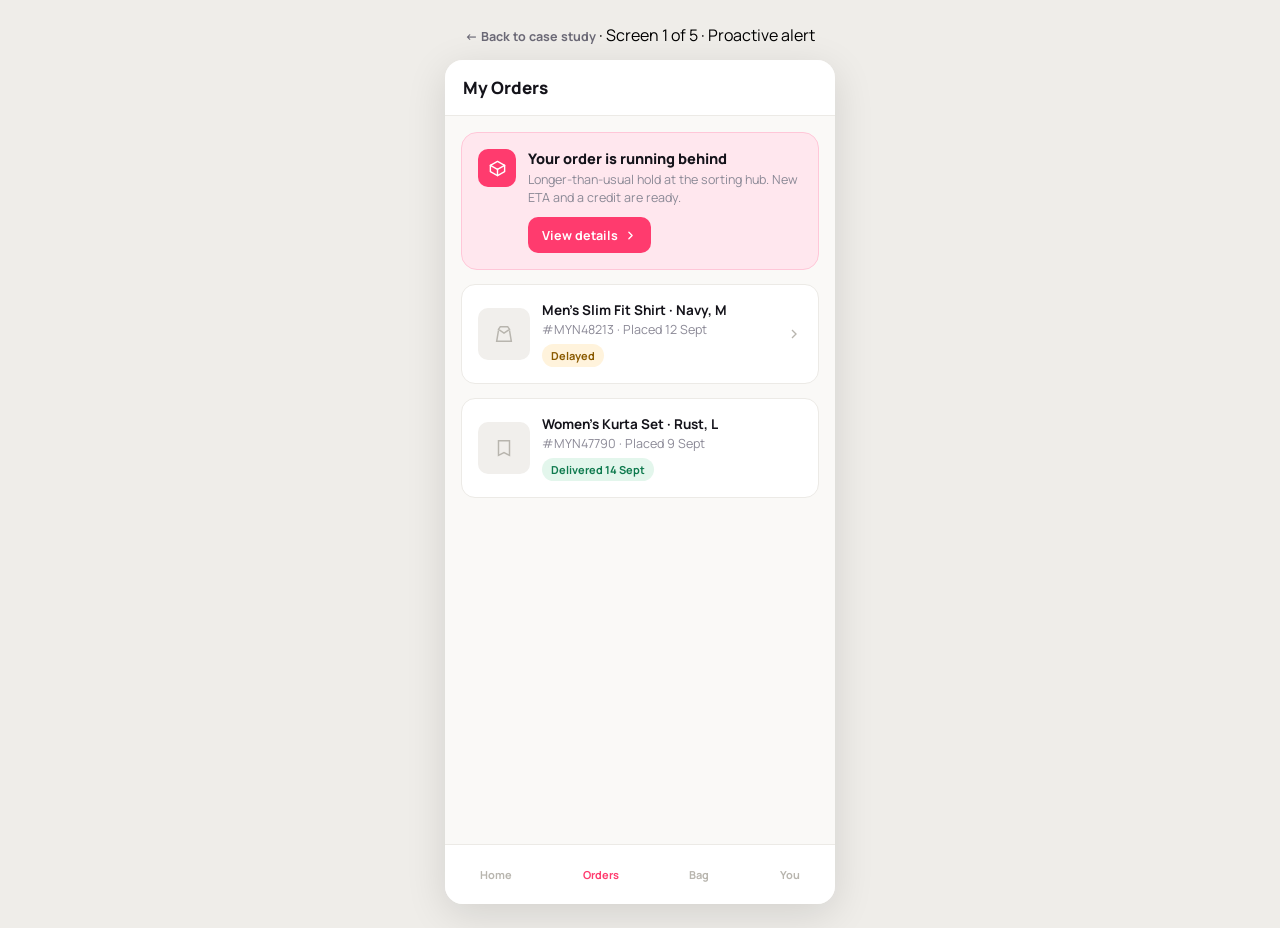
<file: screens/screen-1-alert.html>
<!doctype html>
<html lang="en">
<head>
<meta charset="utf-8">
<meta name="viewport" content="width=device-width, initial-scale=1">
<title>1 · Proactive alert · Delay Radar Prototype</title>
<link href="https://fonts.googleapis.com/css2?family=Manrope:wght@500;600;700;800&display=swap" rel="stylesheet">
<style>
  * { box-sizing: border-box; }
  html, body { margin: 0; background: #EFEDE9; }
  body { display: flex; justify-content: center; padding: 24px 12px; font-family: 'Manrope', system-ui, sans-serif; }
  .screen { width: 390px; max-width: 100%; height: 844px; background: #FAF9F7; display: flex; flex-direction: column; color: #14131A; overflow: hidden; border-radius: 18px; box-shadow: 0 10px 40px rgba(0,0,0,0.12); }
  .appbar { height: 56px; flex: none; display: flex; align-items: center; padding: 0 18px; background: #FFFFFF; border-bottom: 1px solid #ECEAE6; }
  .appbar h1 { font-size: 17px; font-weight: 800; margin: 0; }
  .content { flex: 1; overflow-y: auto; padding: 16px; display: flex; flex-direction: column; gap: 14px; }
  .card { background: #FFFFFF; border: 1px solid #ECEAE6; border-radius: 14px; padding: 16px; text-decoration: none; color: inherit; display: block; }
  .alert-card { background: #FFE7EE; border: 1px solid #FFC7D8; border-radius: 16px; padding: 16px; display: flex; gap: 12px; text-decoration: none; color: inherit; cursor: pointer; }
  .icon-chip { width: 38px; height: 38px; border-radius: 10px; background: #FF3B6E; color: #fff; display: flex; align-items: center; justify-content: center; flex: none; }
  .order-row { display: flex; gap: 12px; align-items: center; }
  .thumb { width: 52px; height: 52px; border-radius: 10px; background: #F1EFEC; display: flex; align-items: center; justify-content: center; color: #B8B5AE; flex: none; }
  .badge { display: inline-flex; align-items: center; gap: 5px; font-size: 11px; font-weight: 700; padding: 4px 9px; border-radius: 99px; }
  .badge-warn { background: #FFF3DC; color: #8A5A00; }
  .badge-ok { background: #E3F6EC; color: #0F7A4E; }
  .muted { color: #8B8996; font-size: 12.5px; }
  .btn-primary { display: inline-flex; align-items: center; gap: 6px; height: 36px; padding: 0 14px; border-radius: 10px; background: #FF3B6E; color: #fff; font-weight: 700; font-size: 12.5px; text-decoration: none; margin-top: 10px; }
  .tabbar { flex: none; height: 60px; display: flex; align-items: center; justify-content: space-around; background: #FFFFFF; border-top: 1px solid #ECEAE6; }
  .tab { font-size: 11px; font-weight: 700; color: #B8B5AE; }
  .tab.active { color: #FF3B6E; }
  .protonav { width: 390px; max-width:100%; margin: 0 auto 14px; text-align:center; font-family:'Manrope',sans-serif; }
  .protonav a { font-size: 12.5px; font-weight: 700; color: #6B6976; text-decoration: none; }
  .protonav a:hover { text-decoration: underline; }
  .wrap-outer{ display:flex; flex-direction:column; align-items:center; }
</style>
</head>
<body>
<div class="wrap-outer">
<div class="protonav"><a href="../index.html">&larr; Back to case study</a> &middot; Screen 1 of 5 &middot; Proactive alert</div>
<div class="screen">
  <div class="appbar"><h1>My Orders</h1></div>
  <div class="content">
    <a class="alert-card" href="screen-2-tracking.html">
      <span class="icon-chip">
        <svg width="19" height="19" viewBox="0 0 24 24" fill="none" stroke="currentColor" stroke-width="1.8" stroke-linecap="round" stroke-linejoin="round"><path d="M21 8L12 3 3 8l9 5 9-5z"></path><path d="M3 8v8l9 5 9-5V8"></path><path d="M12 13v8"></path></svg>
      </span>
      <div style="flex:1;">
        <div style="font-weight:800; font-size:14.5px;">Your order is running behind</div>
        <div class="muted" style="margin-top:3px; line-height:1.45;">Longer-than-usual hold at the sorting hub. New ETA and a credit are ready.</div>
        <span class="btn-primary">View details
          <svg width="13" height="13" viewBox="0 0 24 24" fill="none" stroke="currentColor" stroke-width="2.4" stroke-linecap="round" stroke-linejoin="round"><path d="M9 18l6-6-6-6"></path></svg>
        </span>
      </div>
    </a>

    <a class="card" href="screen-2-tracking.html">
      <div class="order-row">
        <div class="thumb">
          <svg width="22" height="22" viewBox="0 0 24 24" fill="none" stroke="currentColor" stroke-width="1.6"><path d="M8 4h8l2 3-6 4-6-4 2-3z"></path><path d="M6 8l-2 12h16L18 8"></path></svg>
        </div>
        <div style="flex:1;">
          <div style="font-weight:700; font-size:13.5px;">Men&#8217;s Slim Fit Shirt &middot; Navy, M</div>
          <div class="muted" style="margin-top:2px;">#MYN48213 &middot; Placed 12 Sept</div>
          <span class="badge badge-warn" style="margin-top:6px;">Delayed</span>
        </div>
        <svg width="16" height="16" viewBox="0 0 24 24" fill="none" stroke="#B8B5AE" stroke-width="2"><path d="M9 18l6-6-6-6"></path></svg>
      </div>
    </a>

    <div class="card">
      <div class="order-row">
        <div class="thumb">
          <svg width="22" height="22" viewBox="0 0 24 24" fill="none" stroke="currentColor" stroke-width="1.6"><path d="M6 4h12v16l-6-3-6 3V4z"></path></svg>
        </div>
        <div style="flex:1;">
          <div style="font-weight:700; font-size:13.5px;">Women&#8217;s Kurta Set &middot; Rust, L</div>
          <div class="muted" style="margin-top:2px;">#MYN47790 &middot; Placed 9 Sept</div>
          <span class="badge badge-ok" style="margin-top:6px;">Delivered 14 Sept</span>
        </div>
      </div>
    </div>
  </div>
  <div class="tabbar">
    <span class="tab">Home</span>
    <span class="tab active">Orders</span>
    <span class="tab">Bag</span>
    <span class="tab">You</span>
  </div>
</div>
</div>
</body>
</html>
</file>
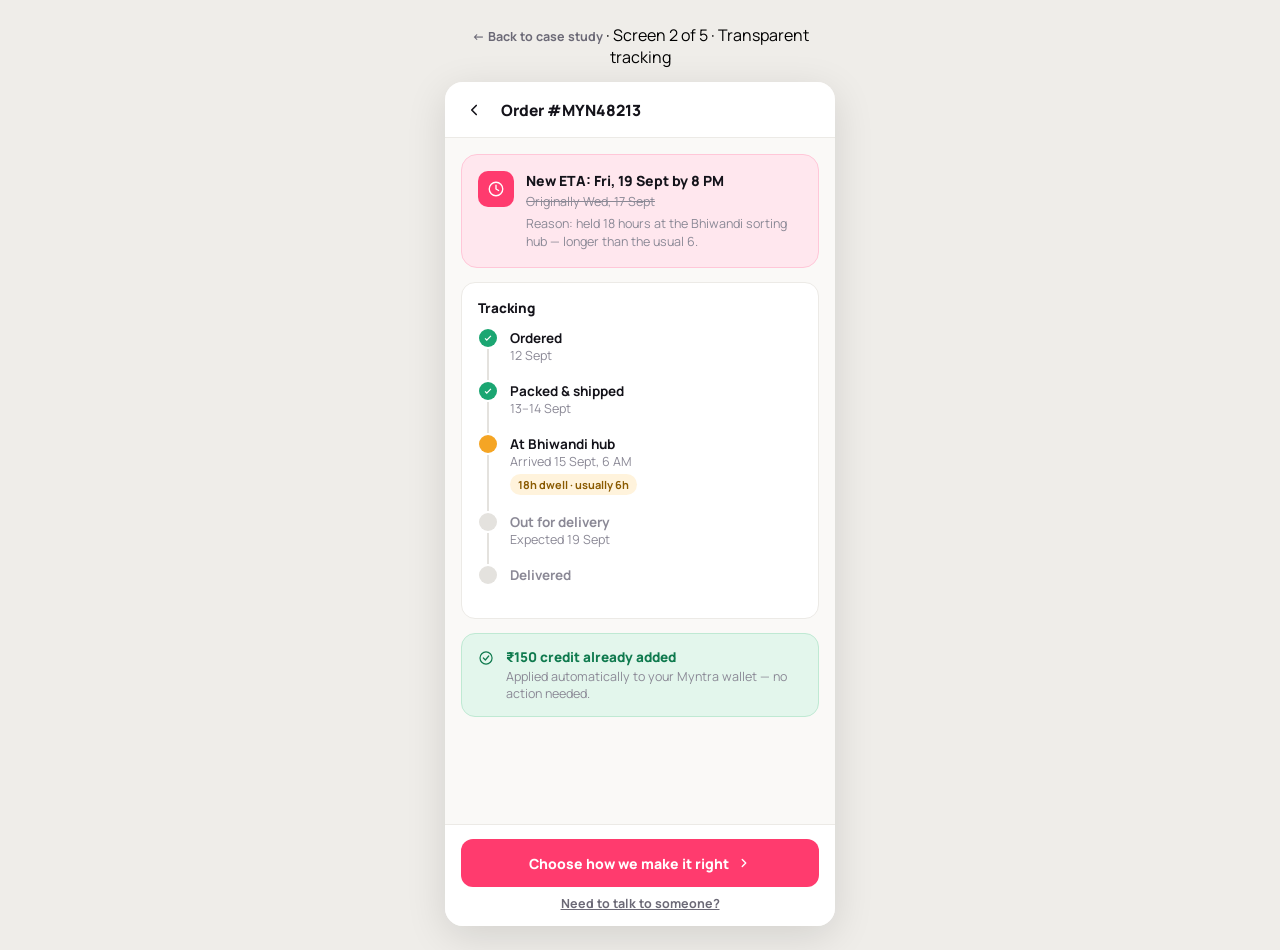
<file: screens/screen-2-tracking.html>
<!doctype html>
<html lang="en">
<head>
<meta charset="utf-8">
<meta name="viewport" content="width=device-width, initial-scale=1">
<title>2 · Transparent tracking · Delay Radar Prototype</title>
<link href="https://fonts.googleapis.com/css2?family=Manrope:wght@500;600;700;800&display=swap" rel="stylesheet">
<style>
  * { box-sizing: border-box; }
  html, body { margin: 0; background: #EFEDE9; }
  body { display: flex; justify-content: center; padding: 24px 12px; font-family: 'Manrope', system-ui, sans-serif; }
  .screen { width: 390px; max-width: 100%; height: 844px; background: #FAF9F7; display: flex; flex-direction: column; color: #14131A; overflow: hidden; border-radius: 18px; box-shadow: 0 10px 40px rgba(0,0,0,0.12); }
  .appbar { height: 56px; flex: none; display: flex; align-items: center; gap: 10px; padding: 0 12px; background: #FFFFFF; border-bottom: 1px solid #ECEAE6; }
  .appbar h1 { font-size: 15.5px; font-weight: 800; margin: 0; }
  .iconbtn { width: 34px; height: 34px; display: flex; align-items: center; justify-content: center; border-radius: 9px; color: #14131A; text-decoration: none; flex: none; }
  .content { flex: 1; overflow-y: auto; padding: 16px; display: flex; flex-direction: column; gap: 14px; }
  .card { background: #FFFFFF; border: 1px solid #ECEAE6; border-radius: 14px; padding: 16px; }
  .delay-card { background: #FFE7EE; border: 1px solid #FFC7D8; border-radius: 16px; padding: 16px; display: flex; gap: 12px; }
  .icon-chip { width: 36px; height: 36px; border-radius: 10px; background: #FF3B6E; color: #fff; display: flex; align-items: center; justify-content: center; flex: none; }
  .muted { color: #8B8996; font-size: 12.5px; }
  .step { display: flex; gap: 12px; }
  .step-rail { display: flex; flex-direction: column; align-items: center; width: 20px; flex: none; }
  .dot { width: 18px; height: 18px; border-radius: 50%; flex: none; display: flex; align-items: center; justify-content: center; }
  .dot-done { background: #1BA672; }
  .dot-warn { background: #F5A524; }
  .dot-pending { background: #E4E2DE; }
  .rail-line { width: 2px; flex: 1; background: #E4E2DE; margin: 2px 0; }
  .step:last-child .rail-line { display: none; }
  .step-body { padding-bottom: 18px; flex: 1; }
  .step-title { font-weight: 700; font-size: 13.5px; }
  .badge { display: inline-flex; align-items: center; gap: 5px; font-size: 11px; font-weight: 700; padding: 3px 8px; border-radius: 99px; background: #FFF3DC; color: #8A5A00; margin-top: 4px; }
  .credit-card { background: #E3F6EC; border: 1px solid #BFE9D3; border-radius: 14px; padding: 14px 16px; display: flex; gap: 12px; align-items: flex-start; }
  .bottombar { flex: none; padding: 14px 16px; border-top: 1px solid #ECEAE6; background: #FFFFFF; display: flex; flex-direction: column; gap: 8px; align-items: stretch; }
  .btn-primary { display: flex; align-items: center; justify-content: center; gap: 8px; height: 48px; border-radius: 12px; background: #FF3B6E; color: #fff; font-weight: 800; font-size: 14px; text-decoration: none; }
  .btn-ghost { text-align: center; color: #6B6976; font-size: 12.5px; font-weight: 700; text-decoration: underline; background:none; border:none; cursor:pointer; font-family:inherit; }
  .protonav { width: 390px; max-width:100%; margin: 0 auto 14px; text-align:center; font-family:'Manrope',sans-serif; }
  .protonav a { font-size: 12.5px; font-weight: 700; color: #6B6976; text-decoration: none; }
  .protonav a:hover { text-decoration: underline; }
  .wrap-outer{ display:flex; flex-direction:column; align-items:center; }
</style>
</head>
<body>
<div class="wrap-outer">
<div class="protonav"><a href="../index.html">&larr; Back to case study</a> &middot; Screen 2 of 5 &middot; Transparent tracking</div>
<div class="screen">
  <div class="appbar">
    <a class="iconbtn" href="screen-1-alert.html" aria-label="Back">
      <svg width="18" height="18" viewBox="0 0 24 24" fill="none" stroke="currentColor" stroke-width="2.2" stroke-linecap="round" stroke-linejoin="round"><path d="M15 18l-6-6 6-6"></path></svg>
    </a>
    <h1>Order #MYN48213</h1>
  </div>
  <div class="content">
    <div class="delay-card">
      <span class="icon-chip">
        <svg width="18" height="18" viewBox="0 0 24 24" fill="none" stroke="currentColor" stroke-width="1.8" stroke-linecap="round" stroke-linejoin="round"><circle cx="12" cy="12" r="9"></circle><path d="M12 7v5l3.5 2"></path></svg>
      </span>
      <div>
        <div style="font-weight:800; font-size:14px;">New ETA: Fri, 19 Sept by 8 PM</div>
        <div class="muted" style="margin-top:3px; text-decoration:line-through;">Originally Wed, 17 Sept</div>
        <div class="muted" style="margin-top:5px; line-height:1.45;">Reason: held 18 hours at the Bhiwandi sorting hub &mdash; longer than the usual 6.</div>
      </div>
    </div>

    <div class="card">
      <div style="font-weight:800; font-size:13.5px; margin-bottom:12px;">Tracking</div>

      <div class="step">
        <div class="step-rail"><div class="dot dot-done"><svg width="10" height="10" viewBox="0 0 24 24" fill="none" stroke="#fff" stroke-width="3"><path d="M5 13l4 4 10-10"></path></svg></div><div class="rail-line"></div></div>
        <div class="step-body"><div class="step-title">Ordered</div><div class="muted">12 Sept</div></div>
      </div>
      <div class="step">
        <div class="step-rail"><div class="dot dot-done"><svg width="10" height="10" viewBox="0 0 24 24" fill="none" stroke="#fff" stroke-width="3"><path d="M5 13l4 4 10-10"></path></svg></div><div class="rail-line"></div></div>
        <div class="step-body"><div class="step-title">Packed &amp; shipped</div><div class="muted">13&ndash;14 Sept</div></div>
      </div>
      <div class="step">
        <div class="step-rail"><div class="dot dot-warn"></div><div class="rail-line"></div></div>
        <div class="step-body">
          <div class="step-title">At Bhiwandi hub</div>
          <div class="muted">Arrived 15 Sept, 6 AM</div>
          <span class="badge">18h dwell &middot; usually 6h</span>
        </div>
      </div>
      <div class="step">
        <div class="step-rail"><div class="dot dot-pending"></div><div class="rail-line"></div></div>
        <div class="step-body"><div class="step-title" style="color:#8B8996;">Out for delivery</div><div class="muted">Expected 19 Sept</div></div>
      </div>
      <div class="step">
        <div class="step-rail"><div class="dot dot-pending"></div></div>
        <div class="step-body"><div class="step-title" style="color:#8B8996;">Delivered</div></div>
      </div>
    </div>

    <div class="credit-card">
      <svg width="20" height="20" viewBox="0 0 24 24" fill="none" stroke="#0F7A4E" stroke-width="1.8" stroke-linecap="round" stroke-linejoin="round"><circle cx="12" cy="12" r="9"></circle><path d="M8 12l3 3 5-6"></path></svg>
      <div>
        <div style="font-weight:800; font-size:13.5px; color:#0F7A4E;">&#8377;150 credit already added</div>
        <div class="muted" style="margin-top:2px;">Applied automatically to your Myntra wallet &mdash; no action needed.</div>
      </div>
    </div>
  </div>
  <div class="bottombar">
    <a class="btn-primary" href="screen-3-choice.html">Choose how we make it right
      <svg width="14" height="14" viewBox="0 0 24 24" fill="none" stroke="#fff" stroke-width="2.4" stroke-linecap="round" stroke-linejoin="round"><path d="M9 18l6-6-6-6"></path></svg>
    </a>
    <a class="btn-ghost" href="screen-4-support.html">Need to talk to someone?</a>
  </div>
</div>
</div>
</body>
</html>
</file>
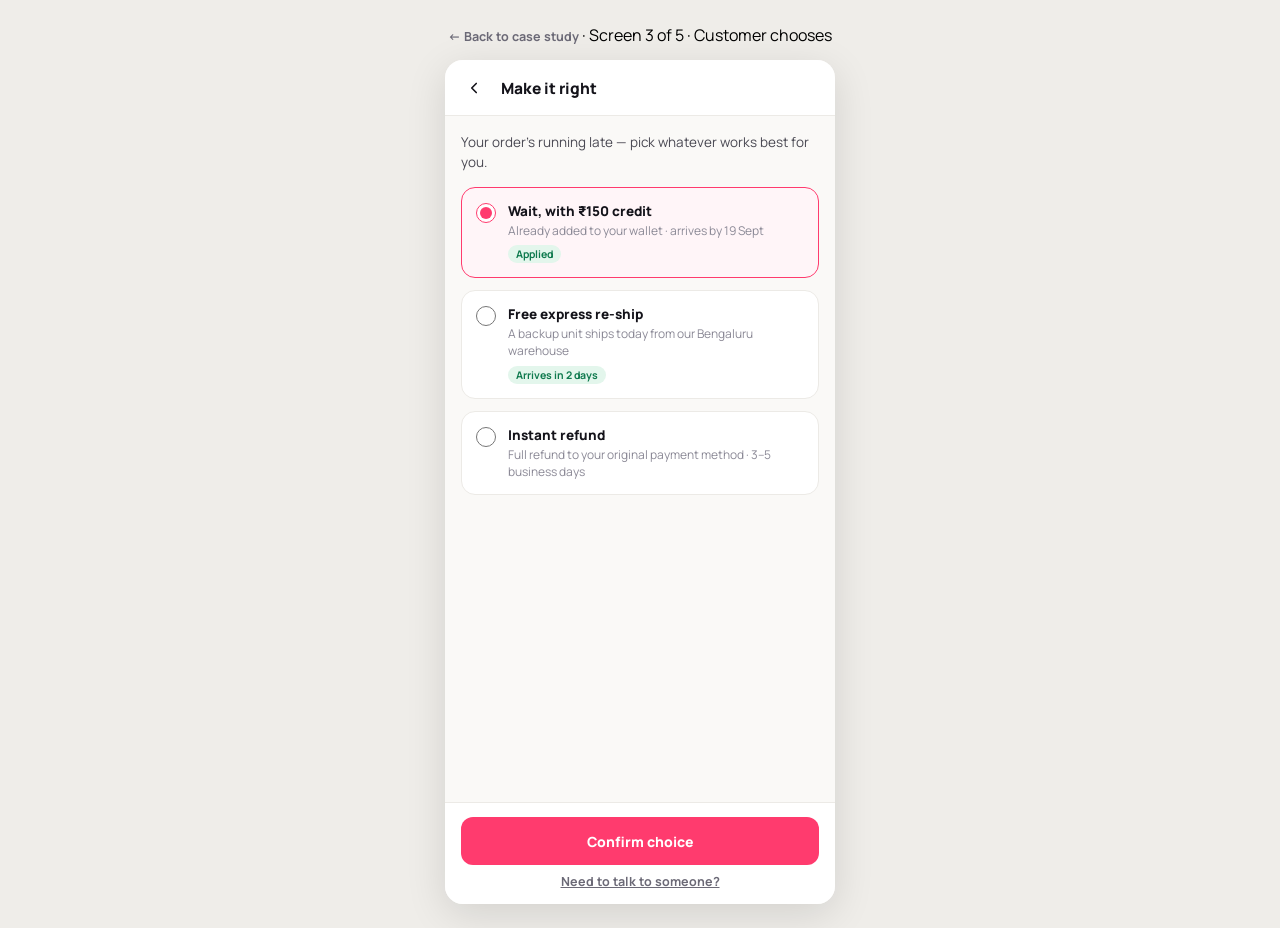
<file: screens/screen-3-choice.html>
<!doctype html>
<html lang="en">
<head>
<meta charset="utf-8">
<meta name="viewport" content="width=device-width, initial-scale=1">
<title>3 · Customer chooses · Delay Radar Prototype</title>
<link href="https://fonts.googleapis.com/css2?family=Manrope:wght@500;600;700;800&display=swap" rel="stylesheet">
<style>
  * { box-sizing: border-box; }
  html, body { margin: 0; background: #EFEDE9; }
  body { display: flex; justify-content: center; padding: 24px 12px; font-family: 'Manrope', system-ui, sans-serif; }
  .screen { width: 390px; max-width: 100%; height: 844px; background: #FAF9F7; display: flex; flex-direction: column; color: #14131A; overflow: hidden; border-radius: 18px; box-shadow: 0 10px 40px rgba(0,0,0,0.12); }
  .appbar { height: 56px; flex: none; display: flex; align-items: center; gap: 10px; padding: 0 12px; background: #FFFFFF; border-bottom: 1px solid #ECEAE6; }
  .appbar h1 { font-size: 15.5px; font-weight: 800; margin: 0; }
  .iconbtn { width: 34px; height: 34px; display: flex; align-items: center; justify-content: center; border-radius: 9px; color: #14131A; text-decoration: none; flex: none; }
  .content { flex: 1; overflow-y: auto; padding: 16px; display: flex; flex-direction: column; gap: 12px; }
  .intro { font-size: 13.5px; color: #4A4953; line-height: 1.5; margin-bottom: 2px; }
  .option { display: flex; gap: 12px; align-items: flex-start; border-radius: 14px; padding: 14px; border: 1.5px solid #ECEAE6; background: #FFFFFF; cursor: pointer; }
  .option.selected { border-color: #FF3B6E; background: #FFF5F8; }
  .option input[type="radio"] { width: 20px; height: 20px; accent-color: #FF3B6E; margin: 1px 0 0; flex: none; }
  .opt-title { font-weight: 800; font-size: 13.5px; }
  .opt-sub { color: #8B8996; font-size: 12px; margin-top: 3px; line-height: 1.4; }
  .pill { display: inline-block; font-size: 10.5px; font-weight: 700; padding: 2px 8px; border-radius: 99px; background: #E3F6EC; color: #0F7A4E; margin-top: 6px; }
  .bottombar { flex: none; padding: 14px 16px; border-top: 1px solid #ECEAE6; background: #FFFFFF; display: flex; flex-direction: column; gap: 8px; }
  .btn-primary { display: flex; align-items: center; justify-content: center; height: 48px; border-radius: 12px; background: #FF3B6E; color: #fff; font-weight: 800; font-size: 14px; text-decoration: none; border: none; cursor: pointer; font-family: inherit; }
  .btn-ghost { text-align: center; color: #6B6976; font-size: 12.5px; font-weight: 700; text-decoration: underline; }
  .protonav { width: 390px; max-width:100%; margin: 0 auto 14px; text-align:center; font-family:'Manrope',sans-serif; }
  .protonav a { font-size: 12.5px; font-weight: 700; color: #6B6976; text-decoration: none; }
  .protonav a:hover { text-decoration: underline; }
  .wrap-outer{ display:flex; flex-direction:column; align-items:center; }
</style>
</head>
<body>
<div class="wrap-outer">
<div class="protonav"><a href="../index.html">&larr; Back to case study</a> &middot; Screen 3 of 5 &middot; Customer chooses</div>
<div class="screen">
  <div class="appbar">
    <a class="iconbtn" href="screen-2-tracking.html" aria-label="Back">
      <svg width="18" height="18" viewBox="0 0 24 24" fill="none" stroke="currentColor" stroke-width="2.2" stroke-linecap="round" stroke-linejoin="round"><path d="M15 18l-6-6 6-6"></path></svg>
    </a>
    <h1>Make it right</h1>
  </div>
  <div class="content">
    <div class="intro">Your order's running late &mdash; pick whatever works best for you.</div>

    <label class="option selected" id="opt-wait">
      <input type="radio" name="resolution" value="wait" checked>
      <div style="flex:1;">
        <div class="opt-title">Wait, with &#8377;150 credit</div>
        <div class="opt-sub">Already added to your wallet &middot; arrives by 19 Sept</div>
        <span class="pill">Applied</span>
      </div>
    </label>

    <label class="option" id="opt-ship">
      <input type="radio" name="resolution" value="ship">
      <div style="flex:1;">
        <div class="opt-title">Free express re-ship</div>
        <div class="opt-sub">A backup unit ships today from our Bengaluru warehouse</div>
        <span class="pill">Arrives in 2 days</span>
      </div>
    </label>

    <label class="option" id="opt-refund">
      <input type="radio" name="resolution" value="refund">
      <div style="flex:1;">
        <div class="opt-title">Instant refund</div>
        <div class="opt-sub">Full refund to your original payment method &middot; 3&ndash;5 business days</div>
      </div>
    </label>
  </div>
  <div class="bottombar">
    <a class="btn-primary" href="screen-5-confirmation.html" id="confirmBtn">Confirm choice</a>
    <a class="btn-ghost" href="screen-4-support.html">Need to talk to someone?</a>
  </div>
</div>
</div>
<script>
(function(){
  try {
    var labels = document.querySelectorAll('.option');
    labels.forEach(function(label){
      var input = label.querySelector('input[type="radio"]');
      input.addEventListener('change', function(){
        labels.forEach(function(l){ l.classList.remove('selected'); });
        label.classList.add('selected');
      });
    });
  } catch(e) { /* selection styling is a convenience only */ }
})();
</script>
</body>
</html>
</file>
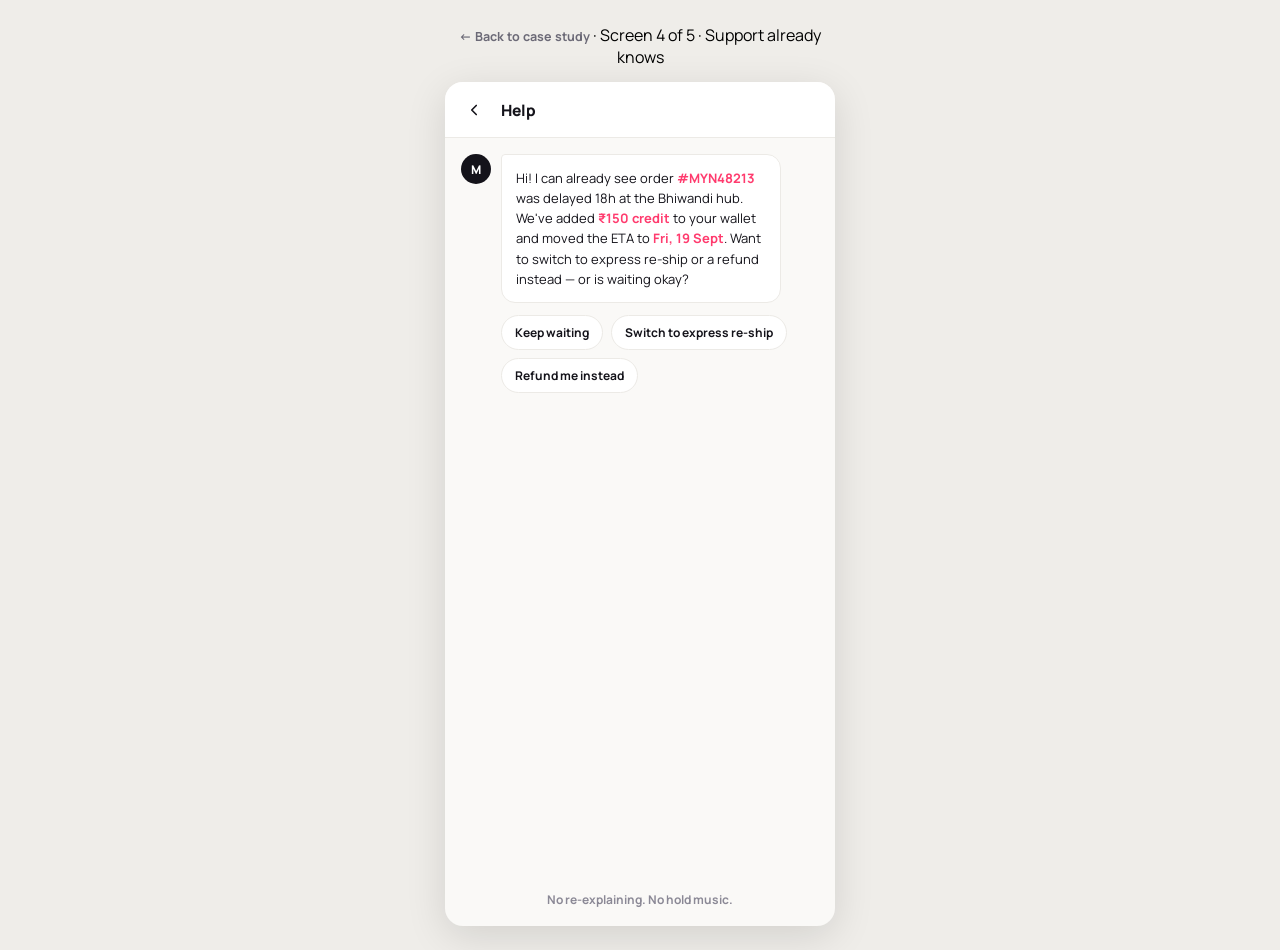
<file: screens/screen-4-support.html>
<!doctype html>
<html lang="en">
<head>
<meta charset="utf-8">
<meta name="viewport" content="width=device-width, initial-scale=1">
<title>4 · Support already knows · Delay Radar Prototype</title>
<link href="https://fonts.googleapis.com/css2?family=Manrope:wght@500;600;700;800&display=swap" rel="stylesheet">
<style>
  * { box-sizing: border-box; }
  html, body { margin: 0; background: #EFEDE9; }
  body { display: flex; justify-content: center; padding: 24px 12px; font-family: 'Manrope', system-ui, sans-serif; }
  .screen { width: 390px; max-width: 100%; height: 844px; background: #FAF9F7; display: flex; flex-direction: column; color: #14131A; overflow: hidden; border-radius: 18px; box-shadow: 0 10px 40px rgba(0,0,0,0.12); }
  .appbar { height: 56px; flex: none; display: flex; align-items: center; gap: 10px; padding: 0 12px; background: #FFFFFF; border-bottom: 1px solid #ECEAE6; }
  .appbar h1 { font-size: 15.5px; font-weight: 800; margin: 0; }
  .iconbtn { width: 34px; height: 34px; display: flex; align-items: center; justify-content: center; border-radius: 9px; color: #14131A; text-decoration: none; flex: none; }
  .content { flex: 1; overflow-y: auto; padding: 16px; display: flex; flex-direction: column; gap: 12px; }
  .bubble-row { display: flex; gap: 10px; align-items: flex-start; }
  .avatar { width: 30px; height: 30px; border-radius: 50%; background: #14131A; color: #fff; display: flex; align-items: center; justify-content: center; flex: none; font-size: 12px; font-weight: 800; }
  .bubble { background: #FFFFFF; border: 1px solid #ECEAE6; border-radius: 14px; border-top-left-radius: 4px; padding: 13px 14px; font-size: 13px; line-height: 1.55; max-width: 280px; }
  .bubble b { color: #FF3B6E; }
  .chips { display: flex; flex-wrap: wrap; gap: 8px; padding-left: 40px; }
  .chip { border: 1.5px solid #ECEAE6; background: #FFFFFF; border-radius: 99px; padding: 8px 13px; font-size: 12px; font-weight: 700; text-decoration: none; color: #14131A; }
  .thesis { margin-top: auto; text-align: center; color: #8B8996; font-size: 12px; font-weight: 700; padding: 10px 0 2px; }
  .protonav { width: 390px; max-width:100%; margin: 0 auto 14px; text-align:center; font-family:'Manrope',sans-serif; }
  .protonav a { font-size: 12.5px; font-weight: 700; color: #6B6976; text-decoration: none; }
  .protonav a:hover { text-decoration: underline; }
  .wrap-outer{ display:flex; flex-direction:column; align-items:center; }
</style>
</head>
<body>
<div class="wrap-outer">
<div class="protonav"><a href="../index.html">&larr; Back to case study</a> &middot; Screen 4 of 5 &middot; Support already knows</div>
<div class="screen">
  <div class="appbar">
    <a class="iconbtn" href="screen-2-tracking.html" aria-label="Back">
      <svg width="18" height="18" viewBox="0 0 24 24" fill="none" stroke="currentColor" stroke-width="2.2" stroke-linecap="round" stroke-linejoin="round"><path d="M15 18l-6-6 6-6"></path></svg>
    </a>
    <h1>Help</h1>
  </div>
  <div class="content">
    <div class="bubble-row">
      <div class="avatar">M</div>
      <div class="bubble">
        Hi! I can already see order <b>#MYN48213</b> was delayed 18h at the Bhiwandi hub. We've added <b>&#8377;150 credit</b> to your wallet and moved the ETA to <b>Fri, 19 Sept</b>. Want to switch to express re-ship or a refund instead &mdash; or is waiting okay?
      </div>
    </div>
    <div class="chips">
      <a class="chip" href="screen-2-tracking.html">Keep waiting</a>
      <a class="chip" href="screen-3-choice.html">Switch to express re-ship</a>
      <a class="chip" href="screen-3-choice.html">Refund me instead</a>
    </div>
    <div class="thesis">No re-explaining. No hold music.</div>
  </div>
</div>
</div>
</body>
</html>
</file>
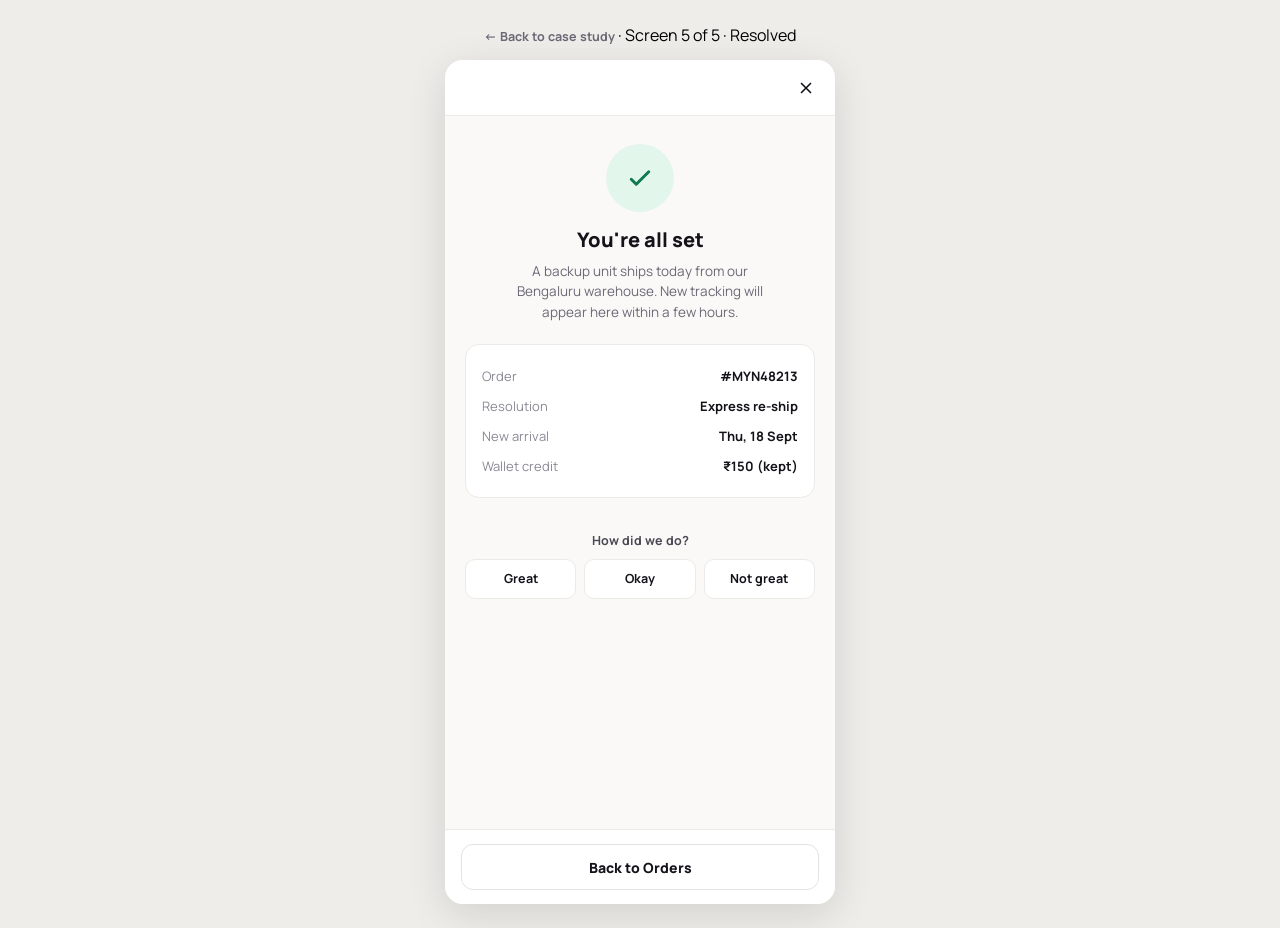
<file: screens/screen-5-confirmation.html>
<!doctype html>
<html lang="en">
<head>
<meta charset="utf-8">
<meta name="viewport" content="width=device-width, initial-scale=1">
<title>5 · Resolved · Delay Radar Prototype</title>
<link href="https://fonts.googleapis.com/css2?family=Manrope:wght@500;600;700;800&display=swap" rel="stylesheet">
<style>
  * { box-sizing: border-box; }
  html, body { margin: 0; background: #EFEDE9; }
  body { display: flex; justify-content: center; padding: 24px 12px; font-family: 'Manrope', system-ui, sans-serif; }
  .screen { width: 390px; max-width: 100%; height: 844px; background: #FAF9F7; display: flex; flex-direction: column; color: #14131A; overflow: hidden; border-radius: 18px; box-shadow: 0 10px 40px rgba(0,0,0,0.12); }
  .appbar { height: 56px; flex: none; display: flex; align-items: center; justify-content: flex-end; padding: 0 12px; background: #FFFFFF; border-bottom: 1px solid #ECEAE6; }
  .iconbtn { width: 34px; height: 34px; display: flex; align-items: center; justify-content: center; border-radius: 9px; color: #14131A; text-decoration: none; flex: none; }
  .content { flex: 1; overflow-y: auto; padding: 28px 20px; display: flex; flex-direction: column; align-items: center; text-align: center; gap: 8px; }
  .check { width: 68px; height: 68px; border-radius: 50%; background: #E3F6EC; color: #0F7A4E; display: flex; align-items: center; justify-content: center; margin-bottom: 6px; }
  h2 { font-size: 20px; font-weight: 800; margin: 0; }
  .sub { color: #6B6976; font-size: 13.5px; line-height: 1.5; max-width: 280px; }
  .card { margin-top: 14px; width: 100%; background: #FFFFFF; border: 1px solid #ECEAE6; border-radius: 14px; padding: 16px; text-align: left; }
  .row { display: flex; justify-content: space-between; font-size: 13px; padding: 6px 0; }
  .row .k { color: #8B8996; }
  .row .v { font-weight: 700; }
  .feedback { margin-top: 26px; width: 100%; }
  .feedback-label { font-size: 12.5px; font-weight: 700; color: #4A4953; margin-bottom: 10px; }
  .fbtns { display: flex; gap: 8px; }
  .fbtn { flex: 1; height: 40px; border-radius: 10px; border: 1.5px solid #ECEAE6; background: #FFFFFF; font-family: inherit; font-weight: 700; font-size: 12.5px; color: #14131A; cursor: pointer; }
  .fbtn.chosen { border-color: #FF3B6E; background: #FFF5F8; color: #FF3B6E; }
  .thanks { font-size: 12.5px; color: #0F7A4E; font-weight: 700; margin-top: 10px; display: none; }
  .thanks.show { display: block; }
  .bottombar { flex: none; padding: 14px 16px; border-top: 1px solid #ECEAE6; background: #FFFFFF; }
  .btn-secondary { display: flex; align-items: center; justify-content: center; height: 46px; border-radius: 12px; background: #FFFFFF; color: #14131A; font-weight: 800; font-size: 14px; text-decoration: none; border: 1.5px solid #E4E2DE; }
  .protonav { width: 390px; max-width:100%; margin: 0 auto 14px; text-align:center; font-family:'Manrope',sans-serif; }
  .protonav a { font-size: 12.5px; font-weight: 700; color: #6B6976; text-decoration: none; }
  .protonav a:hover { text-decoration: underline; }
  .wrap-outer{ display:flex; flex-direction:column; align-items:center; }
</style>
</head>
<body>
<div class="wrap-outer">
<div class="protonav"><a href="../index.html">&larr; Back to case study</a> &middot; Screen 5 of 5 &middot; Resolved</div>
<div class="screen">
  <div class="appbar">
    <a class="iconbtn" href="screen-1-alert.html" aria-label="Close">
      <svg width="18" height="18" viewBox="0 0 24 24" fill="none" stroke="currentColor" stroke-width="2.2" stroke-linecap="round" stroke-linejoin="round"><path d="M6 6l12 12M18 6L6 18"></path></svg>
    </a>
  </div>
  <div class="content">
    <div class="check">
      <svg width="30" height="30" viewBox="0 0 24 24" fill="none" stroke="currentColor" stroke-width="2.4" stroke-linecap="round" stroke-linejoin="round"><path d="M5 13l4 4 10-10"></path></svg>
    </div>
    <h2>You're all set</h2>
    <div class="sub">A backup unit ships today from our Bengaluru warehouse. New tracking will appear here within a few hours.</div>

    <div class="card">
      <div class="row"><span class="k">Order</span><span class="v">#MYN48213</span></div>
      <div class="row"><span class="k">Resolution</span><span class="v">Express re-ship</span></div>
      <div class="row"><span class="k">New arrival</span><span class="v">Thu, 18 Sept</span></div>
      <div class="row"><span class="k">Wallet credit</span><span class="v">&#8377;150 (kept)</span></div>
    </div>

    <div class="feedback">
      <div class="feedback-label">How did we do?</div>
      <div class="fbtns">
        <button class="fbtn" data-rating="great">Great</button>
        <button class="fbtn" data-rating="ok">Okay</button>
        <button class="fbtn" data-rating="poor">Not great</button>
      </div>
      <div class="thanks" id="thanksMsg">Thanks &mdash; that helps us catch delays sooner next time.</div>
    </div>
  </div>
  <div class="bottombar">
    <a class="btn-secondary" href="screen-1-alert.html">Back to Orders</a>
  </div>
</div>
</div>
<script>
(function(){
  try {
    var btns = document.querySelectorAll('.fbtn');
    var thanks = document.getElementById('thanksMsg');
    btns.forEach(function(btn){
      btn.addEventListener('click', function(){
        btns.forEach(function(b){ b.classList.remove('chosen'); });
        btn.classList.add('chosen');
        thanks.classList.add('show');
      });
    });
  } catch(e) { /* feedback UI is a convenience only */ }
})();
</script>
</body>
</html>
</file>
<file: assets/site.css>
/* Shared page chrome for the Myntra Complaint Radar / Delay Radar case study.
   Palette follows the same dataviz tokens used in dashboard.html for visual continuity. */
:root{
  color-scheme: light;
  --page-plane:      #f9f9f7;
  --surface-1:       #fcfcfb;
  --surface-2:       #f3f2ee;
  --text-primary:    #0b0b0b;
  --text-secondary:  #52514e;
  --text-muted:      #898781;
  --gridline:        #e1e0d9;
  --border:          rgba(11,11,11,0.10);
  --border-strong:   rgba(11,11,11,0.16);
  --s1: #2a78d6; --s2: #eb6834; --s3: #1baf7a; --s4: #eda100; --s5: #e87ba4;
  --neutral-generic: #b2b0a8;
  --status-critical: #d03b3b;
  --accent-pink: #FF3B6E;
}
@media (prefers-color-scheme: dark){
  :root:not([data-theme="light"]){
    color-scheme: dark;
    --page-plane: #0d0d0d; --surface-1:#1a1a19; --surface-2:#232322;
    --text-primary:#ffffff; --text-secondary:#c3c2b7; --text-muted:#898781;
    --gridline:#2c2c2a; --border:rgba(255,255,255,0.10); --border-strong:rgba(255,255,255,0.18);
    --s1:#3987e5; --s2:#d95926; --s3:#199e70; --s4:#c98500; --s5:#d55181;
    --neutral-generic:#5b5a56; --status-critical:#e66767;
  }
}
:root[data-theme="dark"]{
  color-scheme: dark;
  --page-plane: #0d0d0d; --surface-1:#1a1a19; --surface-2:#232322;
  --text-primary:#ffffff; --text-secondary:#c3c2b7; --text-muted:#898781;
  --gridline:#2c2c2a; --border:rgba(255,255,255,0.10); --border-strong:rgba(255,255,255,0.18);
  --s1:#3987e5; --s2:#d95926; --s3:#199e70; --s4:#c98500; --s5:#d55181;
  --neutral-generic:#5b5a56; --status-critical:#e66767;
}
*{ box-sizing: border-box; }
body{
  margin:0;
  background: var(--page-plane);
  color: var(--text-primary);
  font-family: "IBM Plex Sans", system-ui, -apple-system, "Segoe UI", sans-serif;
}
.mono{ font-family:"IBM Plex Mono", ui-monospace, SFMono-Regular, monospace; }
a{ color: var(--s1); }
.wrap{ max-width: 860px; margin-inline:auto; padding: 28px 20px 64px; }
.wrap.wide{ max-width: 1180px; }

/* top nav shared across pages */
.sitenav{
  position: sticky; top:0; z-index: 10;
  display:flex; align-items:center; justify-content: space-between;
  gap: 12px; flex-wrap: wrap;
  padding: 12px 20px;
  background: var(--surface-1);
  border-bottom: 1px solid var(--border);
}
.sitenav .brand{
  font-family:"IBM Plex Mono", monospace; font-size: 13px; font-weight:600;
  color: var(--text-primary); text-decoration:none; letter-spacing: 0.01em;
}
.sitenav .links{ display:flex; gap: 4px; flex-wrap: wrap; }
.sitenav .links a{
  font-size: 13px; font-weight: 600; text-decoration:none;
  color: var(--text-secondary); padding: 6px 10px; border-radius: 7px;
}
.sitenav .links a:hover{ background: var(--surface-2); color: var(--text-primary); }
.sitenav .links a.current{ color: var(--text-primary); background: var(--surface-2); }

/* doc-style content (problem-definition.html, prd.html) */
.doc-header{ padding-block: 26px 18px; border-bottom: 1px solid var(--border); margin-bottom: 26px; }
.doc-eyebrow{ font-family:"IBM Plex Mono",monospace; font-size:12px; letter-spacing:0.06em; text-transform:uppercase; color: var(--text-muted); }
.doc-header h1{ font-size: clamp(24px,4vw,32px); margin: 8px 0 6px; letter-spacing:-0.01em; text-wrap:balance; }
.doc-meta{ font-size: 13px; color: var(--text-muted); font-family:"IBM Plex Mono",monospace; }

.doc h2{ font-size: 20px; margin: 38px 0 12px; padding-top: 4px; letter-spacing:-0.01em; }
.doc h2:first-of-type{ margin-top: 0; }
.doc p{ line-height: 1.65; font-size: 15px; color: var(--text-primary); margin: 0 0 14px; }
.doc ul, .doc ol{ line-height: 1.65; font-size: 15px; padding-left: 22px; margin: 0 0 14px; }
.doc li{ margin-bottom: 6px; }
.doc strong{ font-weight: 700; }
.doc em{ color: var(--text-secondary); }
.doc code{ font-family:"IBM Plex Mono",monospace; background: var(--surface-2); padding: 1px 5px; border-radius: 4px; font-size: 0.92em; }
.doc blockquote{
  margin: 0 0 16px; padding: 12px 16px; border-left: 3px solid var(--status-critical);
  background: var(--surface-1); border-radius: 0 8px 8px 0; font-size: 14.5px; line-height: 1.6; color: var(--text-primary);
}
.doc table{ width: 100%; border-collapse: collapse; margin: 8px 0 20px; font-size: 13.5px; }
.doc th, .doc td{ text-align:left; padding: 8px 10px; border-bottom: 1px solid var(--gridline); vertical-align: top; }
.doc th{ font-size: 11.5px; text-transform: uppercase; letter-spacing: 0.04em; color: var(--text-muted); font-weight:600; border-bottom: 1px solid var(--border-strong); }
.doc hr{ border:none; border-top:1px solid var(--gridline); margin: 28px 0; }
.doc a{ text-decoration underline; }

footer.site-footer{
  margin-top: 40px; padding-top: 16px; border-top: 1px solid var(--border);
  font-size: 12px; color: var(--text-muted); line-height: 1.6;
}

/* embed frames used on index.html */
.embed-card{
  border:1px solid var(--border); border-radius: 12px; overflow: hidden;
  background: var(--surface-1); margin-bottom: 22px;
}
.embed-card .embed-head{
  display:flex; align-items:center; justify-content:space-between; gap:10px;
  padding: 12px 16px; border-bottom: 1px solid var(--border); flex-wrap: wrap;
}
.embed-card .embed-head h3{ margin:0; font-size: 14.5px; }
.embed-card .embed-head .open-link{ font-size:12.5px; font-weight:600; text-decoration:none; }
.embed-card iframe{ display:block; width: 100%; border: 0; background: var(--surface-1); }

@media (max-width: 640px){
  .sitenav{ padding: 10px 14px; }
  .doc table{ font-size: 12.5px; }
}
</file>
